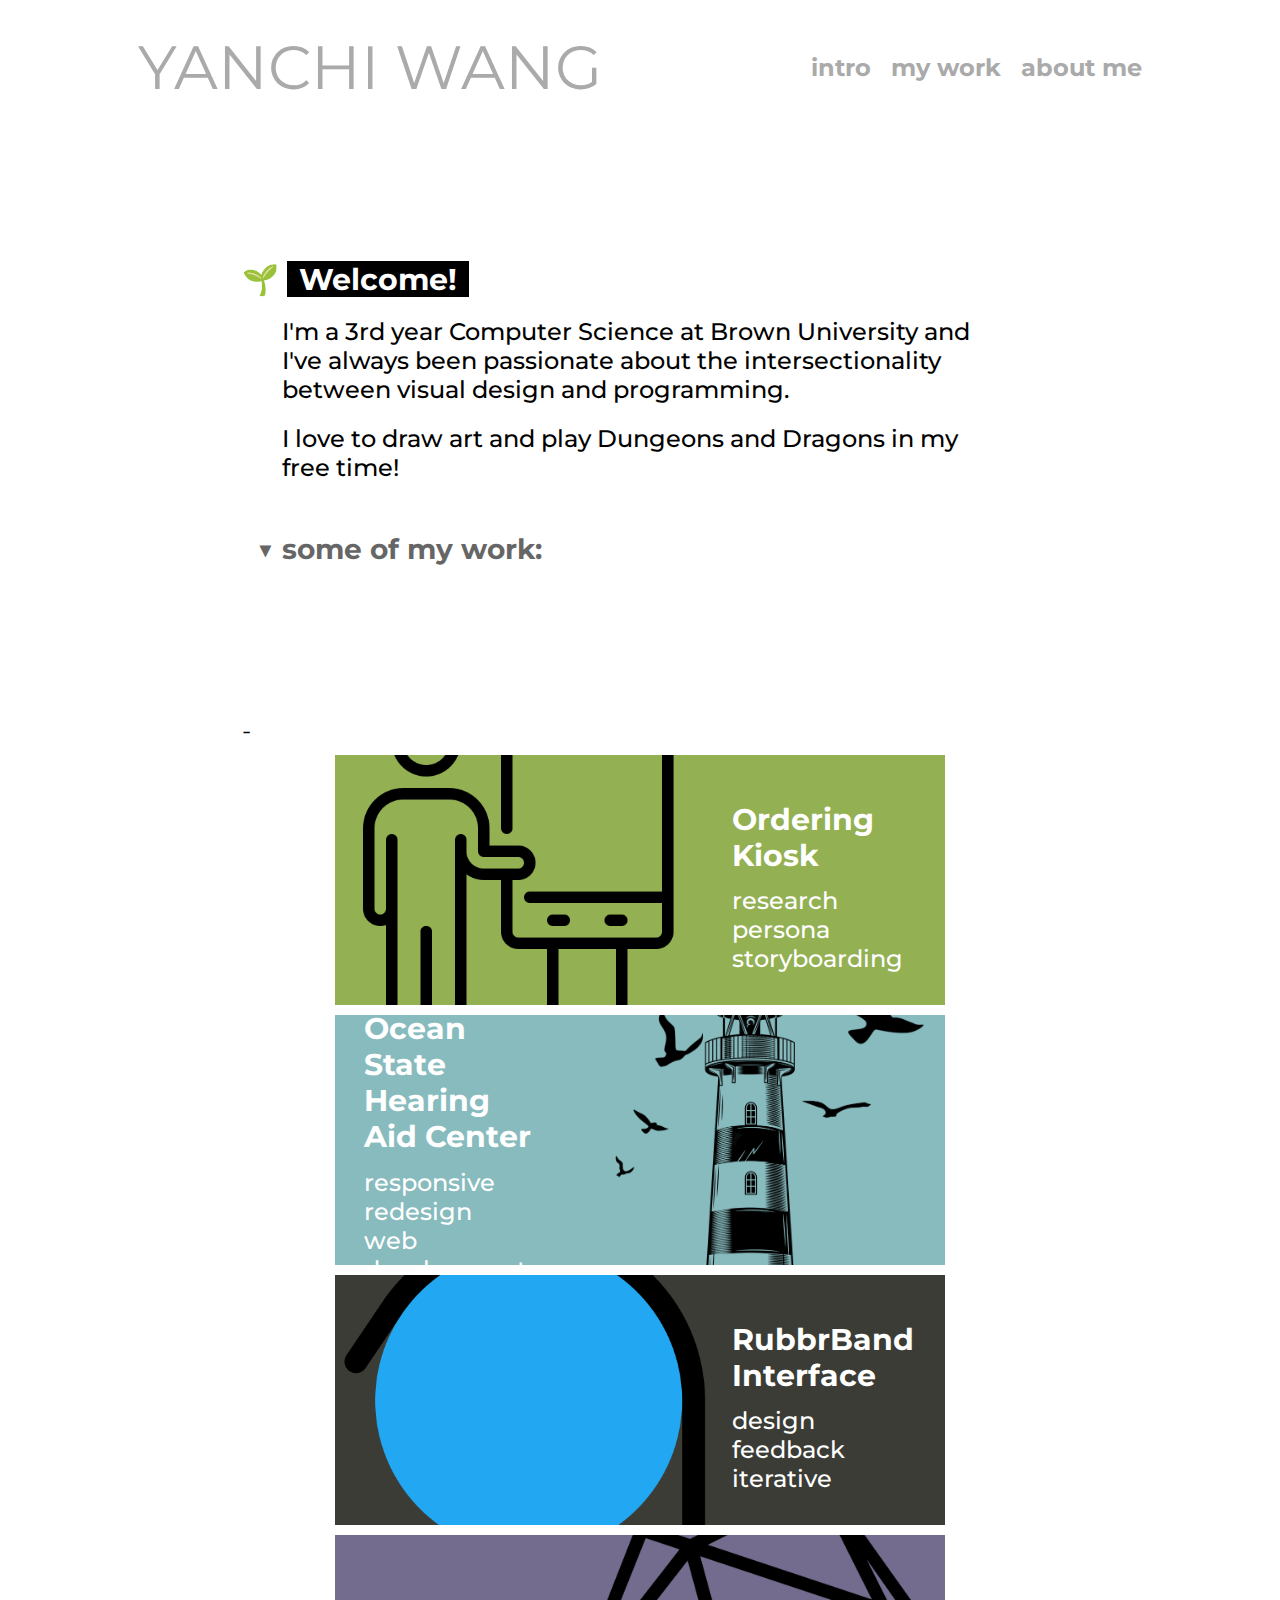
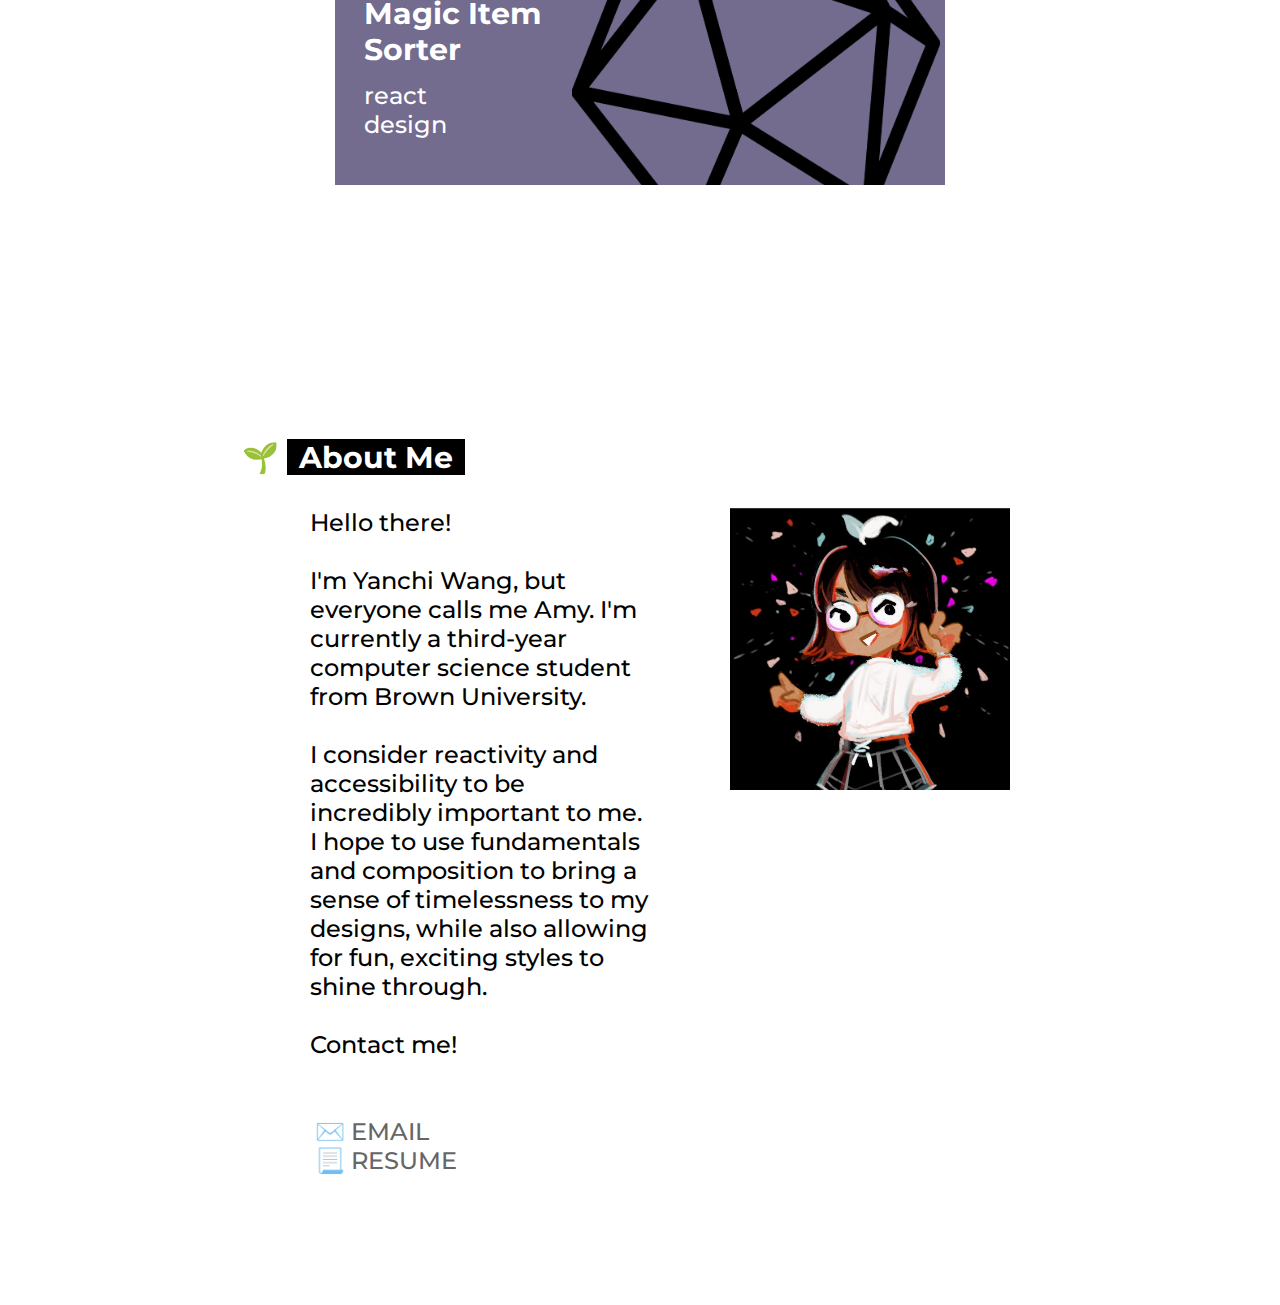
<file: index.html>
<!DOCTYPE html>
<html lang="en">
  <head>
    <title>YANCHI WANG</title>
    <link rel="icon" href="assets/logo.png" />
    <link rel="stylesheet" href="style.css" />
    <link rel="preconnect" href="https://fonts.googleapis.com" />
    <link rel="preconnect" href="https://fonts.gstatic.com" crossorigin />
    <link
      href="https://fonts.googleapis.com/css2?family=Montserrat:wght@300;400;500;600&display=swap"
      rel="stylesheet"
    />
    <meta name="viewport" content="width=device-width, initial-scale=1.0" />
  </head>
  <body>
    <div id="header">
      <div>
        <a href="#main" class="name"> YANCHI WANG </a>
      </div>
      <div class="navbar">
        <a href="#main" class="navbar-item">intro</a>
        <a href="#gallery-start" class="navbar-item">my work</a>
        <a href="#about-me" class="navbar-item">about me</a>
      </div>
    </div>
    <div id="main">
      <div class="main-text" id="intro">
        <h1 style="padding: 120px 0 0">
          🌱 <span class="emph"> Welcome! </span>
        </h1>
        <p>
          I'm a 3rd year Computer Science at Brown University and I've always
          been passionate about the intersectionality between visual design and
          programming.
        </p>
        <p>I love to draw art and play Dungeons and Dragons in my free time!</p>
        <h3 style="background-color: white">
          <a href="#gallery-start" style="padding: 0 10px">
            ▼ some of my work:
          </a>
        </h3>
      </div>
      <!-- <div class="main-text" id="gallery-start" style="margin-top:0">
                
            </div> -->
      <!-- <h3 class="main-text" id="gallery-start"><a href="#gallery-start" style="padding:0 10px;">
                ▼ Some of my work:
            </a></h3> -->
      <div class="main-text" id="gallery-start">-</div>
      <div id="gallery">
        <a
          class="gallery-item"
          href="projects/persona-storyboarding.html"
          style="background-color: #93b053"
        >
          <img src="projects/assets/kiosk/logo.png" alt="a drawing of me" />
          <div class="item-description">
            <h1>Ordering Kiosk</h1>
            <div>
              research <br />
              persona <br />
              storyboarding
            </div>
          </div>
        </a>
        <a
          class="gallery-item"
          href="projects/responsive-redesign.html"
          style="background-color: #88bbbe"
        >
          <div class="item-description">
            <h1>Ocean State Hearing Aid Center</h1>
            <div>
              responsive redesign <br />
              web development
            </div>
          </div>
          <img
            src="projects/assets/ocean-state/logo.png"
            alt="a drawing of me"
          />
        </a>
        <a
          class="gallery-item"
          href="projects/iterative-design.html"
          style="background-color: #3b3c36"
        >
          <img
            src="projects/assets/rubbrband/rubbrband.ico"
            alt="a drawing of me"
          />
          <div class="item-description">
            <h1>RubbrBand Interface</h1>
            <div>
              design <br />
              feedback <br />
              iterative
            </div>
          </div>
        </a>
        <a
          class="gallery-item"
          href="projects/react.html"
          style="background-color: #736c8f"
        >
          <!-- <img src="profile.jpg" alt="a drawing of me"> -->
          <div class="item-description">
            <h1>Magic Item Sorter</h1>
            <div>
              react <br />
              design
            </div>
          </div>
          <img src="projects/assets/dnd-item/dice.jpg" alt="a drawing of me" />
        </a>
      </div>

      <div class="main-text" id="about-me" style="margin-bottom: 100px">
        <h1 style="padding: 120px 0 0">
          🌱 <span class="emph"> About Me </span>
        </h1>
        <div
          style="
            display: flex;
            flex-flow: row wrap;
            justify-content: center;
            column-gap: 5%;
          "
        >
          <div style="width: 420px">
            <p>
              Hello there!<br /><br />
              I'm Yanchi Wang, but everyone calls me Amy. I'm currently a
              third-year computer science student from Brown University. <br />
              <br />
              I consider reactivity and accessibility to be incredibly important
              to me. I hope to use fundamentals and composition to bring a sense
              of timelessness to my designs, while also allowing for fun,
              exciting styles to shine through.
              <br />
              <br />
              Contact me! <br /><br />

              <br />
              <a href="mailto:yan.aw314@gmail.com" target="_blank">✉️ EMAIL</a>
              <br />
              <a href="Yanchi_Resume.pdf" target="_blank">📃 RESUME</a>
            </p>
          </div>
          <div style="width: 280px; margin-top: 20px">
            <img
              src="profile.jpg"
              alt="a drawing of myself"
              style="max-width: 100%; max-height: 450px"
            />
          </div>
        </div>
      </div>
    </div>
  </body>
</html>
</file>
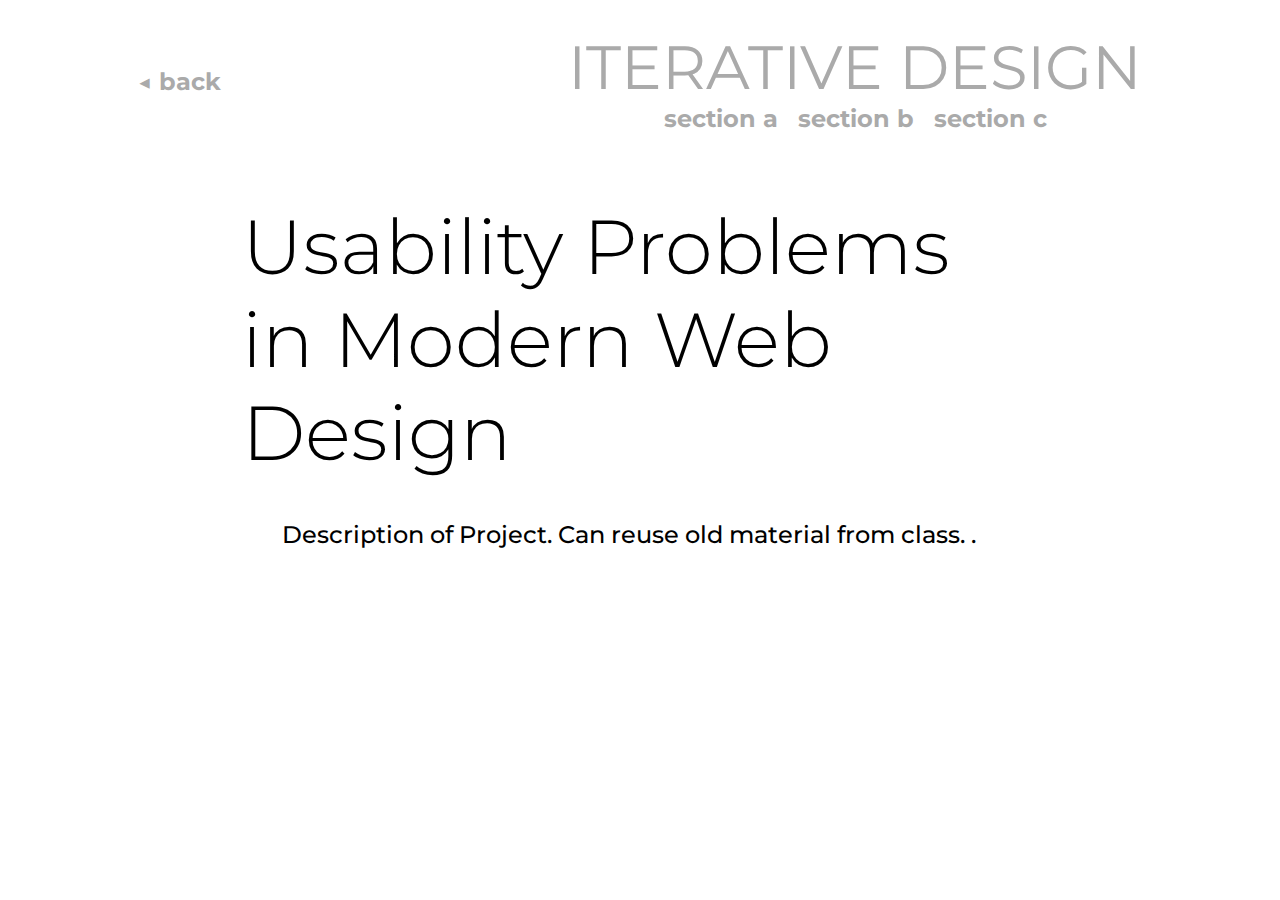
<file: iterative-design.html>
!DOCTYPE html>
<html lang="en">
    <head>
        <title>YANCHI WANG</title>
        <link rel="icon" href = "assets/logo.png">
        <link rel="stylesheet" href="style.css">
        <link rel="preconnect" href="https://fonts.googleapis.com">
        <link rel="preconnect" href="https://fonts.gstatic.com" crossorigin>
        <link href="https://fonts.googleapis.com/css2?family=Montserrat:wght@300;400;500;600&display=swap" rel="stylesheet">
        <meta name="viewport" content="width=device-width, initial-scale=1.0">
    </head>
    <body>
        <div id="header">
            <div class="navbar">
                <a href="index.html#gallery-start" class="navbar-item">
                    ◀ back
                </a>
            </div>
            
            <div class="name">
                ITERATIVE DESIGN
                <div class="navbar">
                    <a href="index.html" class="navbar-item">section a</a>
                    <a href="about-me.html" class="navbar-item">section b</a>
                    <a href="about-me.html" class="navbar-item">section c</a>
                </div>
            </div>
        </div>
        <div id="main"> 
            <div class="main-text">
                <!-- <img src="assets/profile.jpg" alt="a drawing of myself" style="float:right; padding:0 0 20px 100px; max-width:100%; max-height: 450px;"> -->
                <h2>Usability Problems <br> in Modern Web Design</h2>
                <p>
                    Description of Project. Can reuse old material from class.
                    .
                </p>
            </div>
            <p></p>
        </div>
    </body>
</html>
</file>
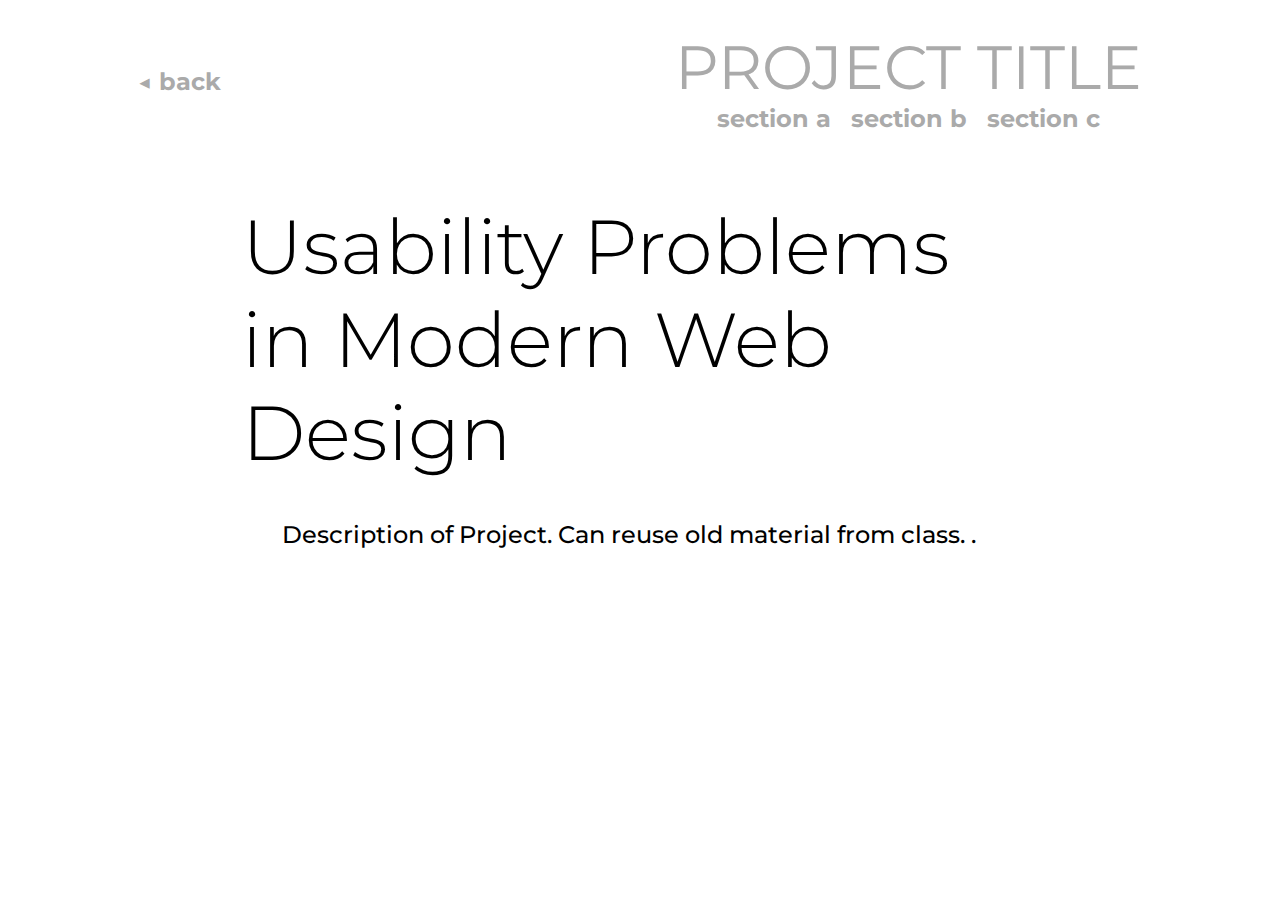
<file: prog-page.html>
!DOCTYPE html>
<html lang="en">
    <head>
        <title>YANCHI WANG</title>
        <link rel="icon" href = "assets/logo.png">
        <link rel="stylesheet" href="style.css">
        <link rel="preconnect" href="https://fonts.googleapis.com">
        <link rel="preconnect" href="https://fonts.gstatic.com" crossorigin>
        <link href="https://fonts.googleapis.com/css2?family=Montserrat:wght@300;400;500;600&display=swap" rel="stylesheet">
        <meta name="viewport" content="width=device-width, initial-scale=1.0">
    </head>
    <body>
        <div id="header">
            <div class="navbar">
                <a href="index.html#gallery-start" class="navbar-item">
                    ◀ back
                </a>
            </div>
            
            <div class="name">
                PROJECT TITLE
                <div class="navbar">
                    <a href="index.html" class="navbar-item">section a</a>
                    <a href="about-me.html" class="navbar-item">section b</a>
                    <a href="about-me.html" class="navbar-item">section c</a>
                </div>
            </div>
        </div>
        <div id="main"> 
            <div class="main-text">
                <!-- <img src="assets/profile.jpg" alt="a drawing of myself" style="float:right; padding:0 0 20px 100px; max-width:100%; max-height: 450px;"> -->
                <h2>Usability Problems <br> in Modern Web Design</h2>
                <p>
                    Description of Project. Can reuse old material from class.
                    .
                </p>
            </div>
            <p></p>
        </div>
    </body>
</html>
</file>
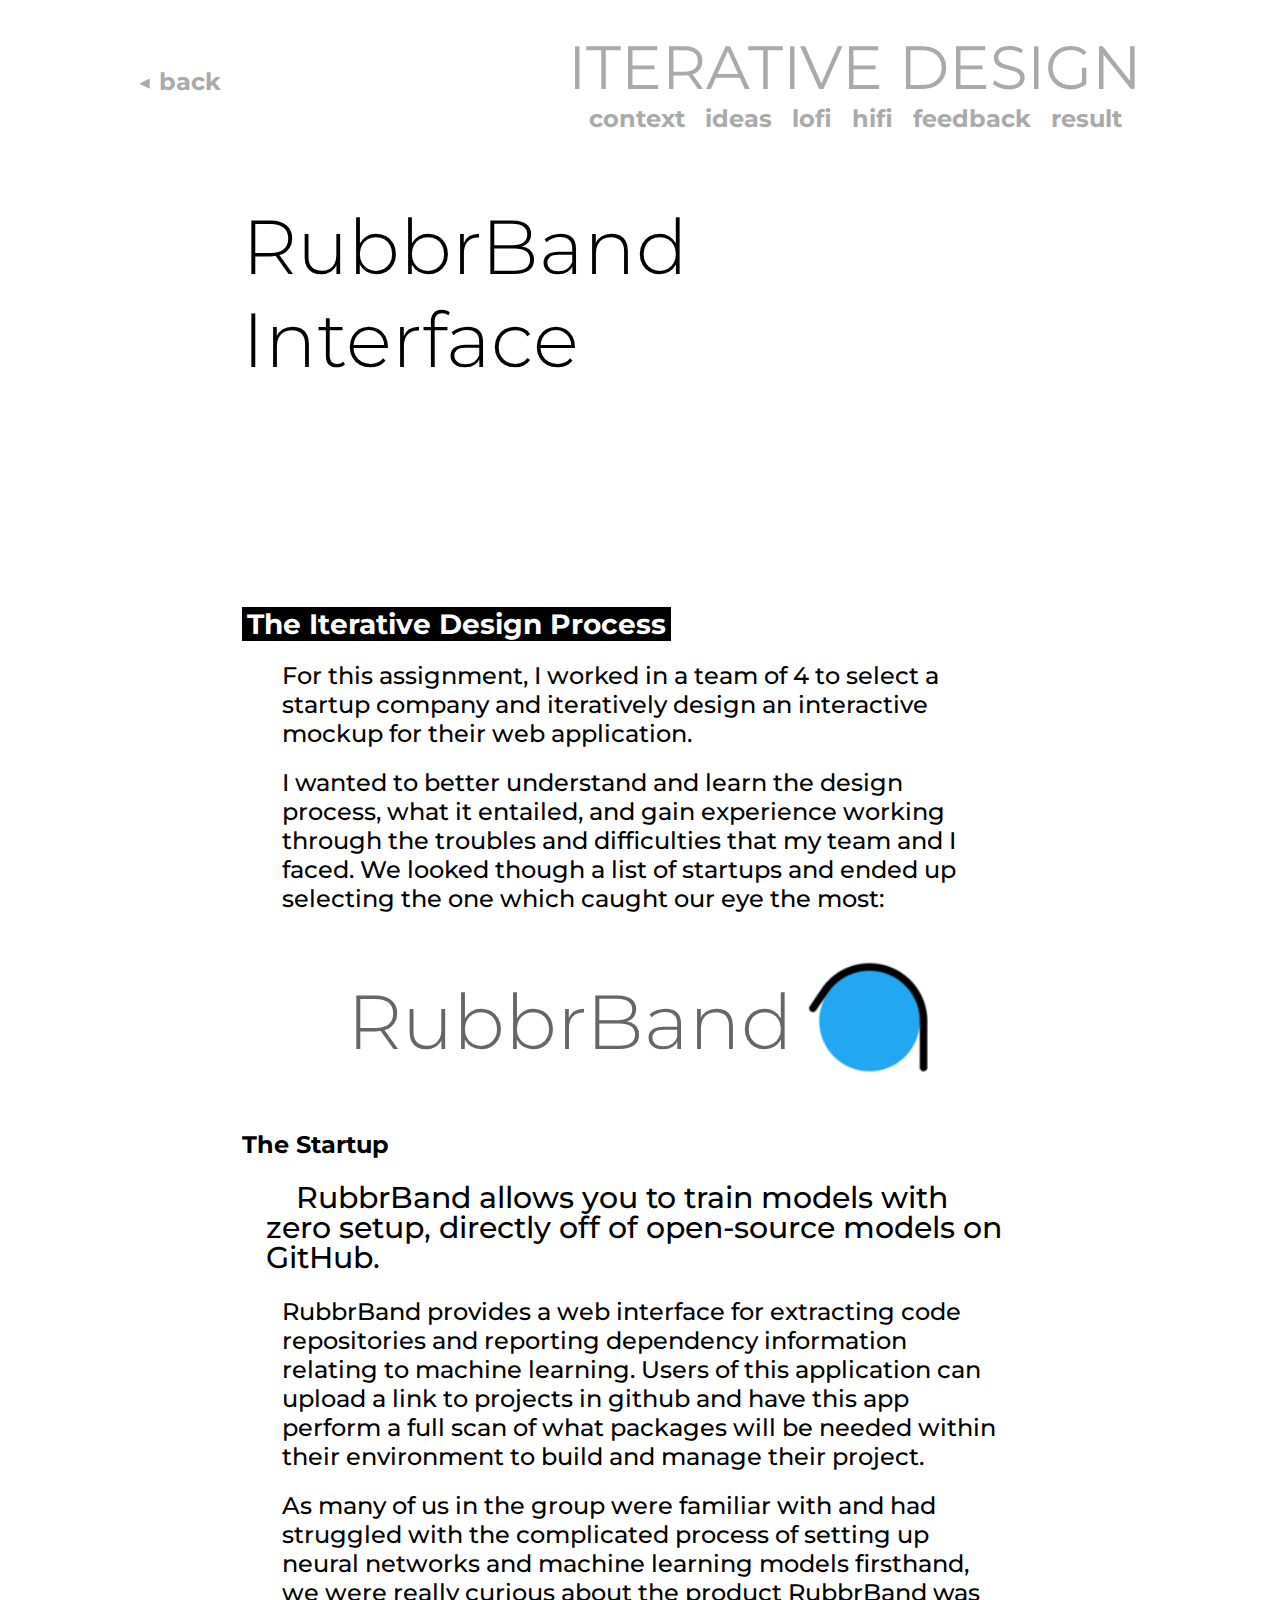
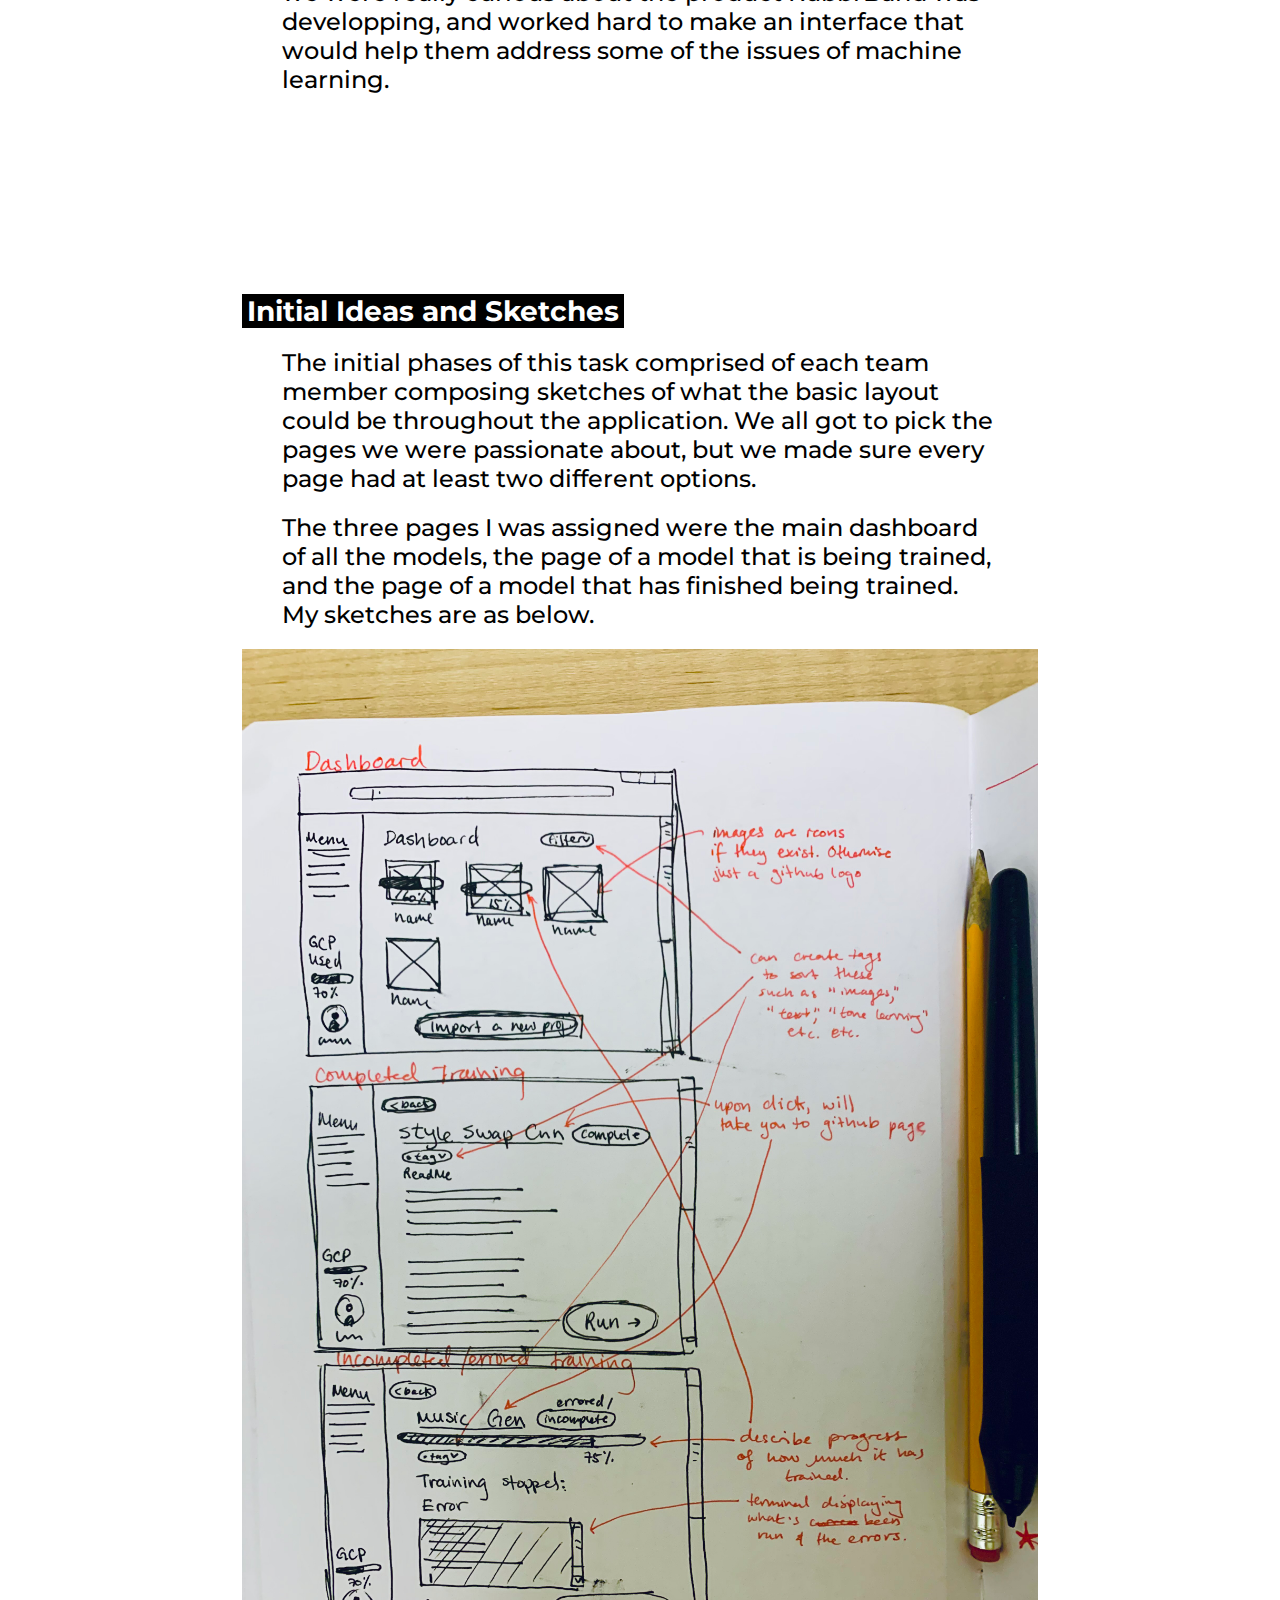
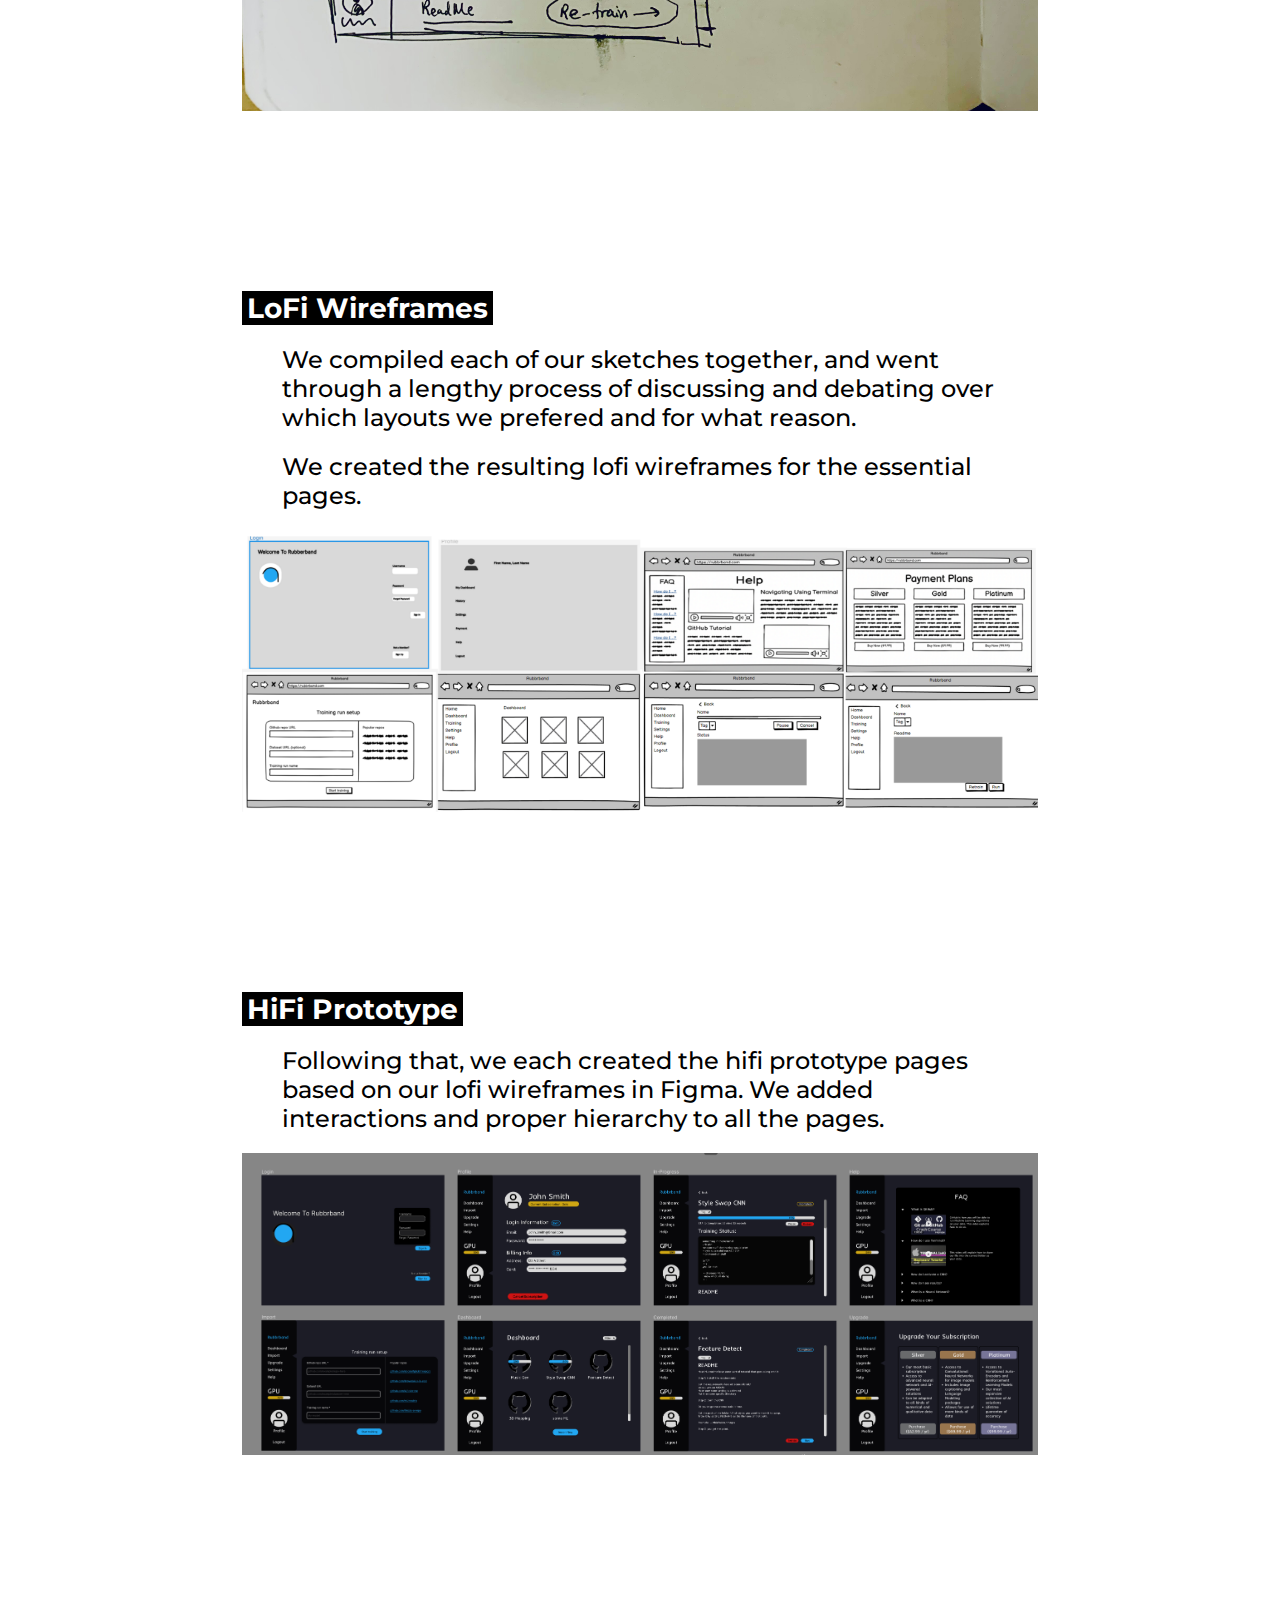
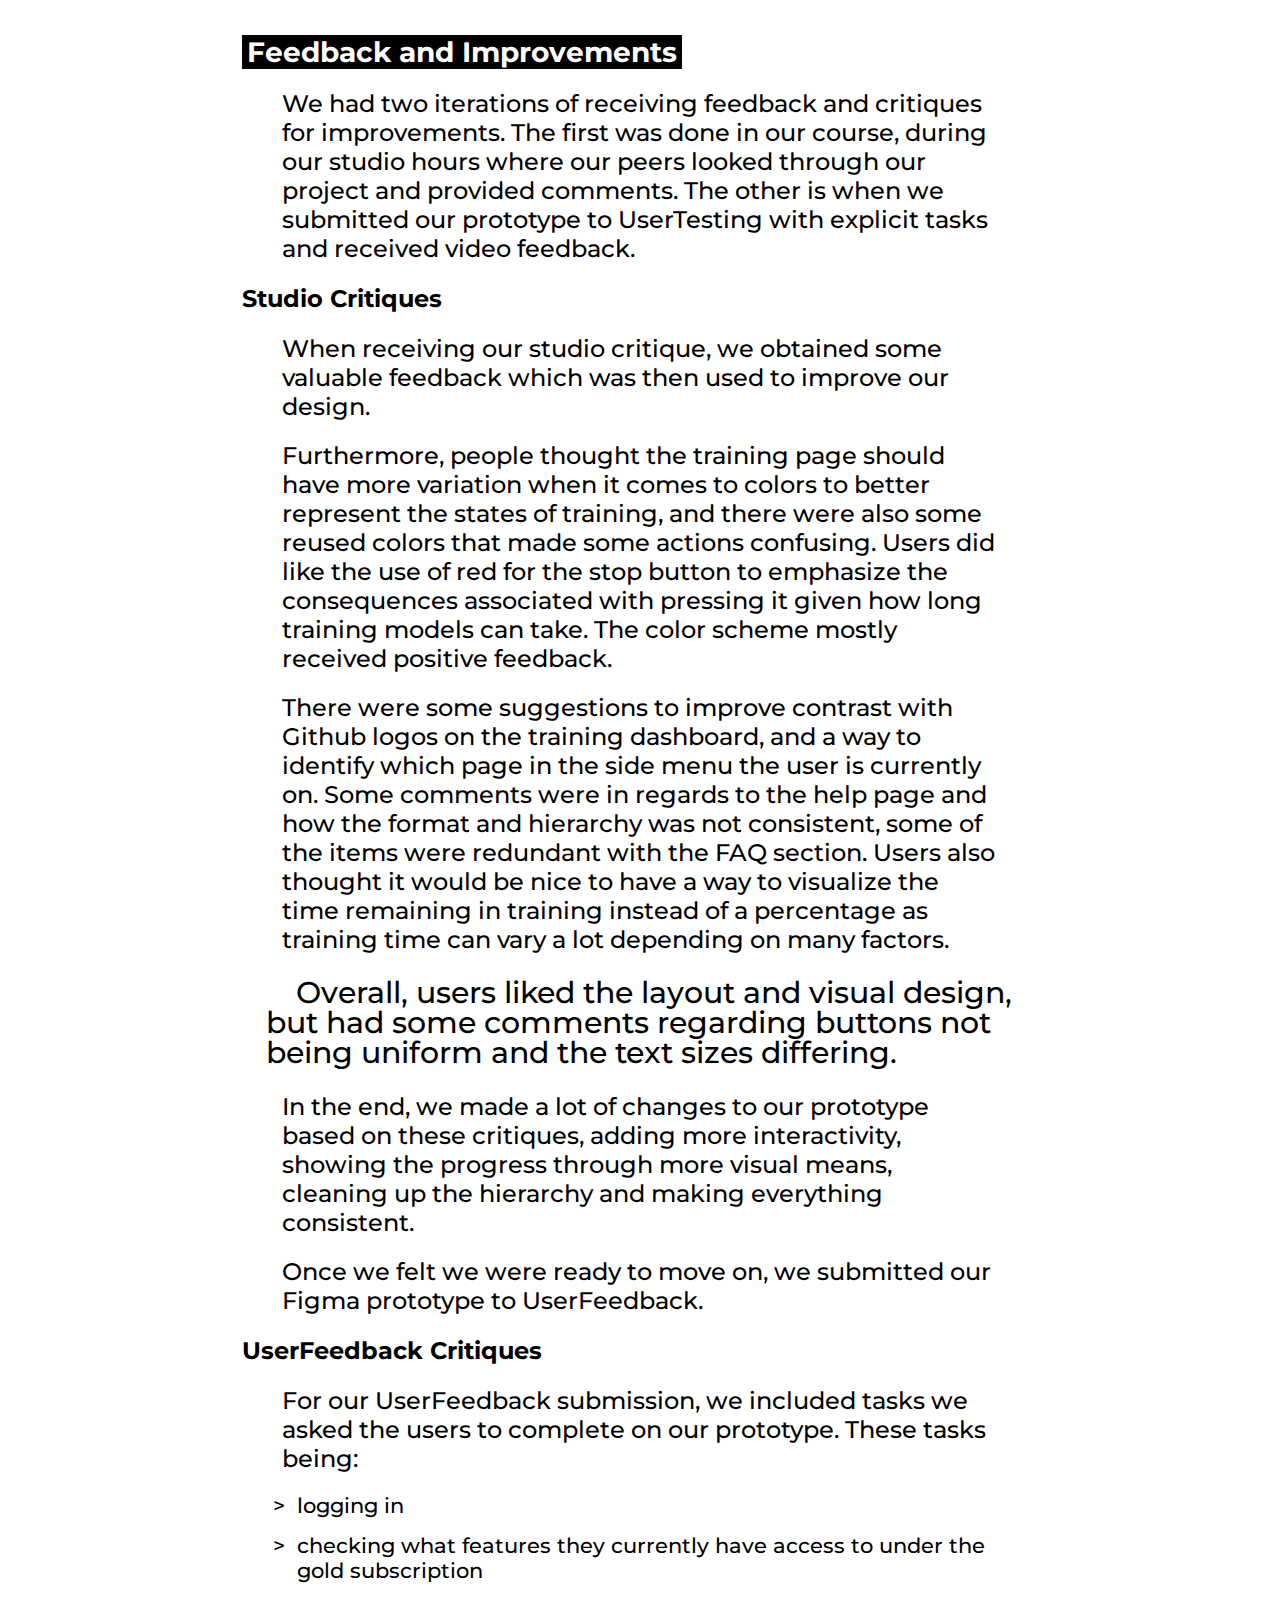
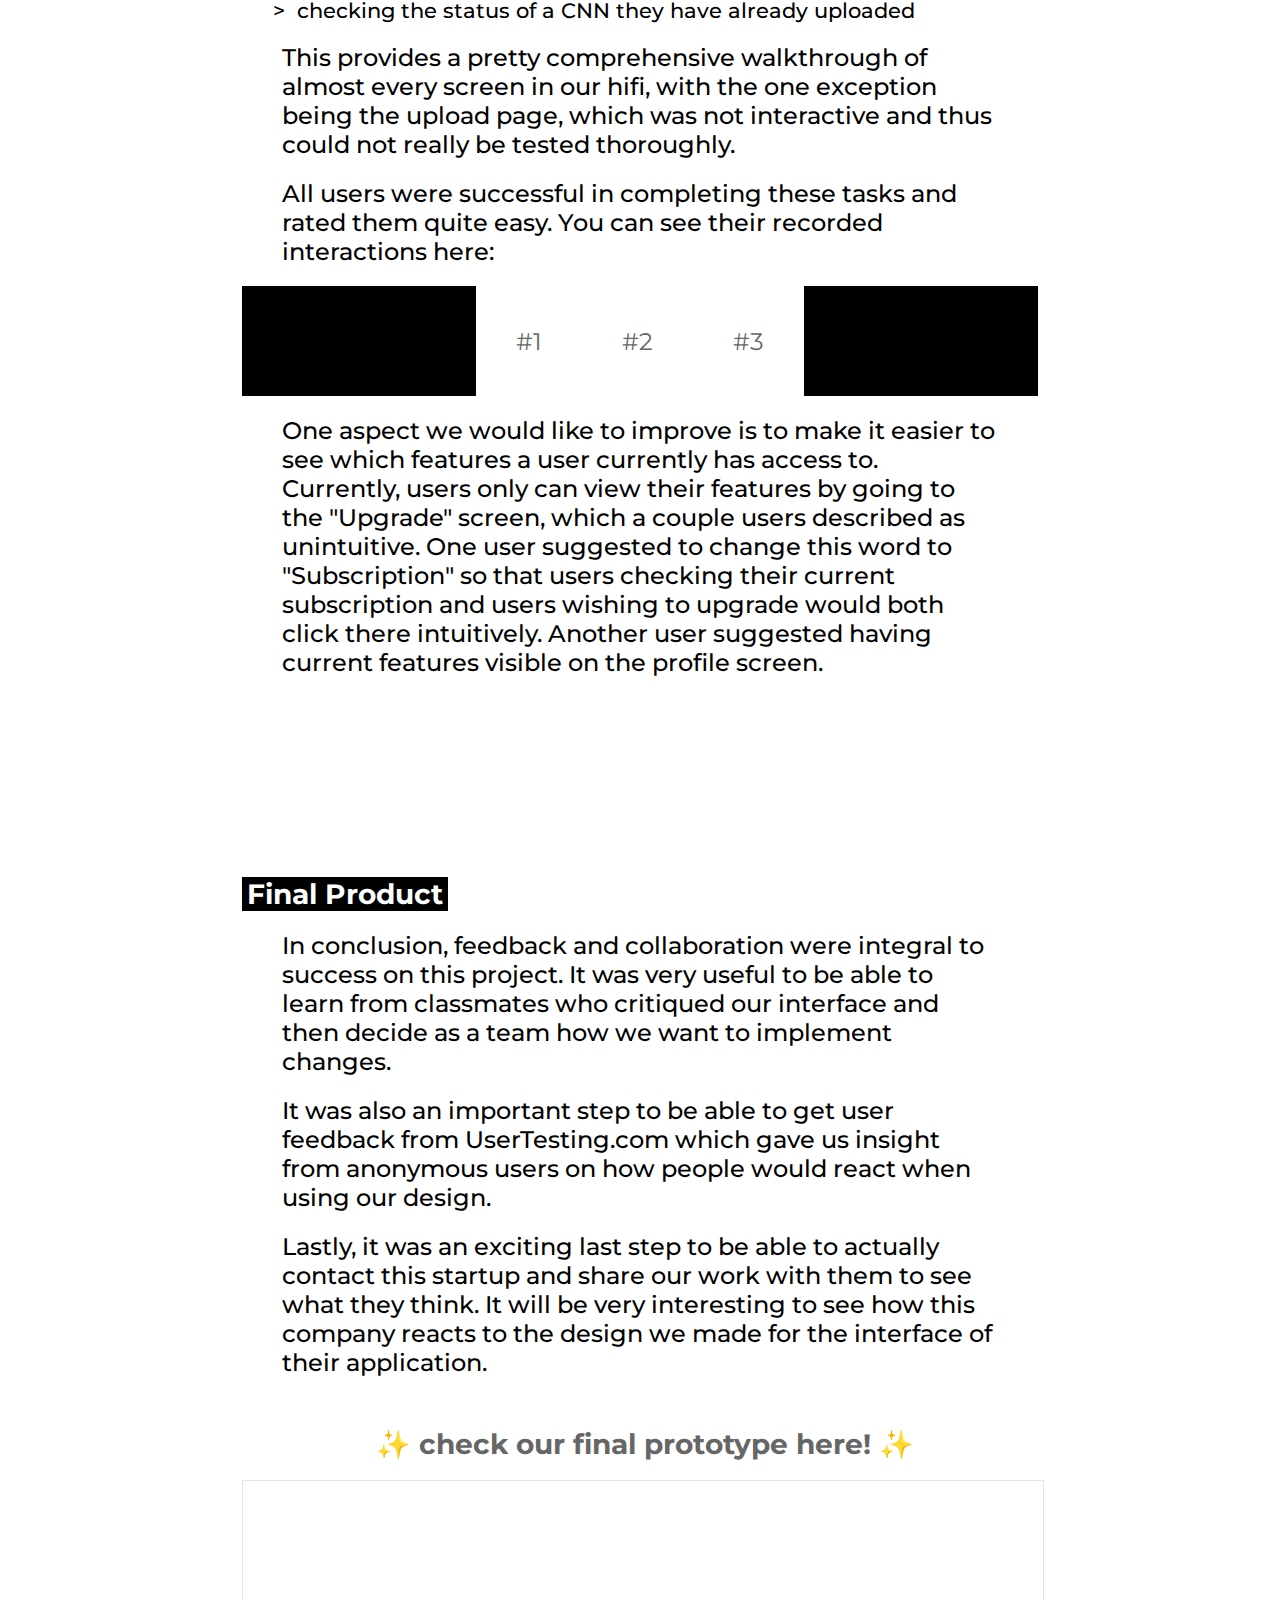
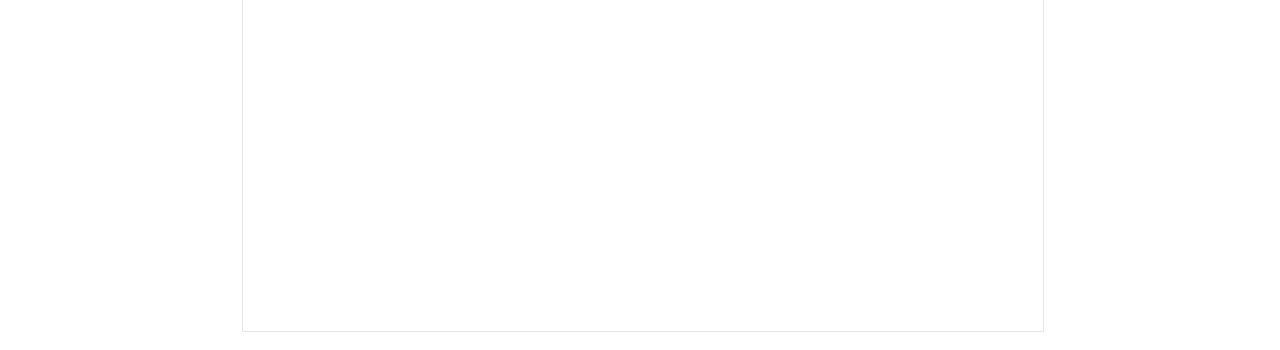
<file: projects/iterative-design.html>
!DOCTYPE html>
<html lang="en">
  <head>
    <title>YANCHI WANG</title>
    <link rel="icon" href="assets/logo.png" />
    <link rel="stylesheet" href="../style.css" />
    <link rel="preconnect" href="https://fonts.googleapis.com" />
    <link rel="preconnect" href="https://fonts.gstatic.com" crossorigin />
    <link
      href="https://fonts.googleapis.com/css2?family=Montserrat:wght@300;400;500;600&display=swap"
      rel="stylesheet"
    />
    <meta name="viewport" content="width=device-width, initial-scale=1.0" />
  </head>
  <body>
    <div id="header">
      <div class="navbar">
        <a href="../index.html#gallery-start" class="navbar-item"> ◀ back </a>
      </div>

      <div class="name">
        ITERATIVE DESIGN
        <div class="navbar">
          <a href="#context" class="navbar-item">context</a>
          <a href="#ideas" class="navbar-item">ideas</a>
          <a href="#lofi" class="navbar-item">lofi</a>
          <a href="#hifi" class="navbar-item">hifi</a>
          <a href="#feedback" class="navbar-item">feedback</a>
          <a href="#result" class="navbar-item">result</a>
        </div>
      </div>
    </div>
    <div id="main">
      <div class="main-text">
        <!-- <img src="assets/profile.jpg" alt="a drawing of myself" style="float:right; padding:0 0 20px 100px; max-width:100%; max-height: 450px;"> -->
        <h2>
          RubbrBand <br />
          Interface
        </h2>
      </div>
      <div class="main-text" id="context">
        <h3>The Iterative Design Process</h3>
        <p>
          For this assignment, I worked in a team of 4 to select a startup
          company and iteratively design an interactive mockup for their web
          application.
        </p>
        <p>
          I wanted to better understand and learn the design process, what it
          entailed, and gain experience working through the troubles and
          difficulties that my team and I faced. We looked though a list of
          startups and ended up selecting the one which caught our eye the most:
        </p>
        <a
          href="https://rubbrband.com/"
          target="_blank"
          style="
            margin: 0 20%;
            width: 60%;
            height: fit-content;
            display: flex;
            flex-wrap: nowrap;
            justify-content: center;
            align-content: center;
          "
        >
          <h2>RubbrBand</h2>
          <img
            src="assets/rubbrband/Rubberband.png"
            alt=""
            style="object-fit: cover"
          />
        </a>
        <h4>The Startup</h4>
        <div class="quote">
          &emsp;RubbrBand allows you to train models with zero setup, directly
          off of open-source models on GitHub.
        </div>
        <p>
          RubbrBand provides a web interface for extracting code repositories
          and reporting dependency information relating to machine learning.
          Users of this application can upload a link to projects in github and
          have this app perform a full scan of what packages will be needed
          within their environment to build and manage their project.
        </p>
        <p>
          As many of us in the group were familiar with and had struggled with
          the complicated process of setting up neural networks and machine
          learning models firsthand, we were really curious about the product
          RubbrBand was developping, and worked hard to make an interface that
          would help them address some of the issues of machine learning.
        </p>
      </div>
      <div class="main-text" id="ideas">
        <h3>Initial Ideas and Sketches</h3>
        <p>
          The initial phases of this task comprised of each team member
          composing sketches of what the basic layout could be throughout the
          application. We all got to pick the pages we were passionate about,
          but we made sure every page had at least two different options.
        </p>
        <p>
          The three pages I was assigned were the main dashboard of all the
          models, the page of a model that is being trained, and the page of a
          model that has finished being trained. My sketches are as below.
        </p>
        <img src="assets/rubbrband/sketch.jpg" alt="" style="width: 100%" />
      </div>
      <div class="main-text" id="lofi">
        <h3>LoFi Wireframes</h3>
        <p>
          We compiled each of our sketches together, and went through a lengthy
          process of discussing and debating over which layouts we prefered and
          for what reason.
        </p>
        <p>We created the resulting lofi wireframes for the essential pages.</p>
        <img src="assets/rubbrband/lofi.png" alt="" style="width: 100%" />
      </div>
      <div class="main-text" id="hifi">
        <h3>HiFi Prototype</h3>
        <p>
          Following that, we each created the hifi prototype pages based on our
          lofi wireframes in Figma. We added interactions and proper hierarchy
          to all the pages.
        </p>
        <img src="assets/rubbrband/hifi.png" alt="" style="width: 100%" />
      </div>
      <div class="main-text" id="feedback">
        <h3>Feedback and Improvements</h3>
        <p>
          We had two iterations of receiving feedback and critiques for
          improvements. The first was done in our course, during our studio
          hours where our peers looked through our project and provided
          comments. The other is when we submitted our prototype to UserTesting
          with explicit tasks and received video feedback.
        </p>
        <h4>Studio Critiques</h4>
        <p>
          When receiving our studio critique, we obtained some valuable feedback
          which was then used to improve our design.
        </p>
        <p>
          Furthermore, people thought the training page should have more
          variation when it comes to colors to better represent the states of
          training, and there were also some reused colors that made some
          actions confusing. Users did like the use of red for the stop button
          to emphasize the consequences associated with pressing it given how
          long training models can take. The color scheme mostly received
          positive feedback.
        </p>
        <p>
          There were some suggestions to improve contrast with Github logos on
          the training dashboard, and a way to identify which page in the side
          menu the user is currently on. Some comments were in regards to the
          help page and how the format and hierarchy was not consistent, some of
          the items were redundant with the FAQ section. Users also thought it
          would be nice to have a way to visualize the time remaining in
          training instead of a percentage as training time can vary a lot
          depending on many factors.
        </p>
        <div class="quote">
          &emsp;Overall, users liked the layout and visual design, but had some
          comments regarding buttons not being uniform and the text sizes
          differing.
        </div>
        <p>
          In the end, we made a lot of changes to our prototype based on these
          critiques, adding more interactivity, showing the progress through
          more visual means, cleaning up the hierarchy and making everything
          consistent.
        </p>
        <p>
          Once we felt we were ready to move on, we submitted our Figma
          prototype to UserFeedback.
        </p>
        <h4>UserFeedback Critiques</h4>
        <p>
          For our UserFeedback submission, we included tasks we asked the users
          to complete on our prototype. These tasks being:
        </p>
        <ul>
          <li>logging in</li>
          <li>
            checking what features they currently have access to under the gold
            subscription
          </li>
          <li>checking the status of a CNN they have already uploaded</li>
        </ul>
        <p>
          This provides a pretty comprehensive walkthrough of almost every
          screen in our hifi, with the one exception being the upload page,
          which was not interactive and thus could not really be tested
          thoroughly.
        </p>
        <p>
          All users were successful in completing these tasks and rated them
          quite easy. You can see their recorded interactions here:
        </p>
        <div
          style="
            display: flex;
            justify-content: center;
            align-content: center;
            flex-wrap: row wrap;
            background-color: black;
          "
        >
          <a
            style="padding: 40px"
            href="https://app.usertesting.com/v/45f12fc3-f72d-45fc-a29a-655ea9189792?encrypted_video_handle=0b16559c-d508-43f2-87d0-149785cf6b7e#!/tasks&shared_via=link"
            target="_blank"
          >
            #1
          </a>
          <a
            style="padding: 40px"
            href="https://app.usertesting.com/v/4e44a8c2-a691-4923-b8d3-9fd9d76646fb?encrypted_video_handle=ae4bf951-734d-4723-ab57-d8359a23a85a#!/tasks&shared_via=link"
            target="_blank"
          >
            #2
          </a>
          <a
            style="padding: 40px"
            href="https://app.usertesting.com/v/118cdecc-1dfb-415d-b997-3f0d8d29d370?encrypted_video_handle=23d75cd3-c2a0-4cb5-a288-893c81e0538b#!/tasks&shared_via=link"
            target="_blank"
          >
            #3
          </a>
        </div>
        <p>
          One aspect we would like to improve is to make it easier to see which
          features a user currently has access to. Currently, users only can
          view their features by going to the "Upgrade" screen, which a couple
          users described as unintuitive. One user suggested to change this word
          to "Subscription" so that users checking their current subscription
          and users wishing to upgrade would both click there intuitively.
          Another user suggested having current features visible on the profile
          screen.
        </p>
      </div>
      <div class="main-text" id="result">
        <h3>Final Product</h3>
        <p>
          In conclusion, feedback and collaboration were integral to success on
          this project. It was very useful to be able to learn from classmates
          who critiqued our interface and then decide as a team how we want to
          implement changes.
        </p>
        <p>
          It was also an important step to be able to get user feedback from
          UserTesting.com which gave us insight from anonymous users on how
          people would react when using our design.
        </p>
        <p>
          Lastly, it was an exciting last step to be able to actually contact
          this startup and share our work with them to see what they think. It
          will be very interesting to see how this company reacts to the design
          we made for the interface of their application.
        </p>
        <h3 style="width: 100%; text-align: center; background-color: white">
          <a
            href="https://www.figma.com/embed?embed_host=share&url=https%3A%2F%2Fwww.figma.com%2Fproto%2FdbbXlaR3RR1W9X6vhx5iUa%2FRubbrband%3Fnode-id%3D20%253A66%26scaling%3Dscale-down%26page-id%3D1%253A2%26starting-point-node-id%3D20%253A66"
            target="_blank"
          >
            ✨ check our final prototype here! ✨
          </a>
        </h3>
        <iframe
          style="border: 1px solid rgba(0, 0, 0, 0.1)"
          width="800"
          height="450"
          src="https://www.figma.com/embed?embed_host=share&url=https%3A%2F%2Fwww.figma.com%2Fproto%2FdbbXlaR3RR1W9X6vhx5iUa%2FRubbrband%3Fnode-id%3D20%253A66%26scaling%3Dscale-down%26page-id%3D1%253A2%26starting-point-node-id%3D20%253A66"
          allowfullscreen
        ></iframe>
      </div>
    </div>
  </body>
</html>
</file>
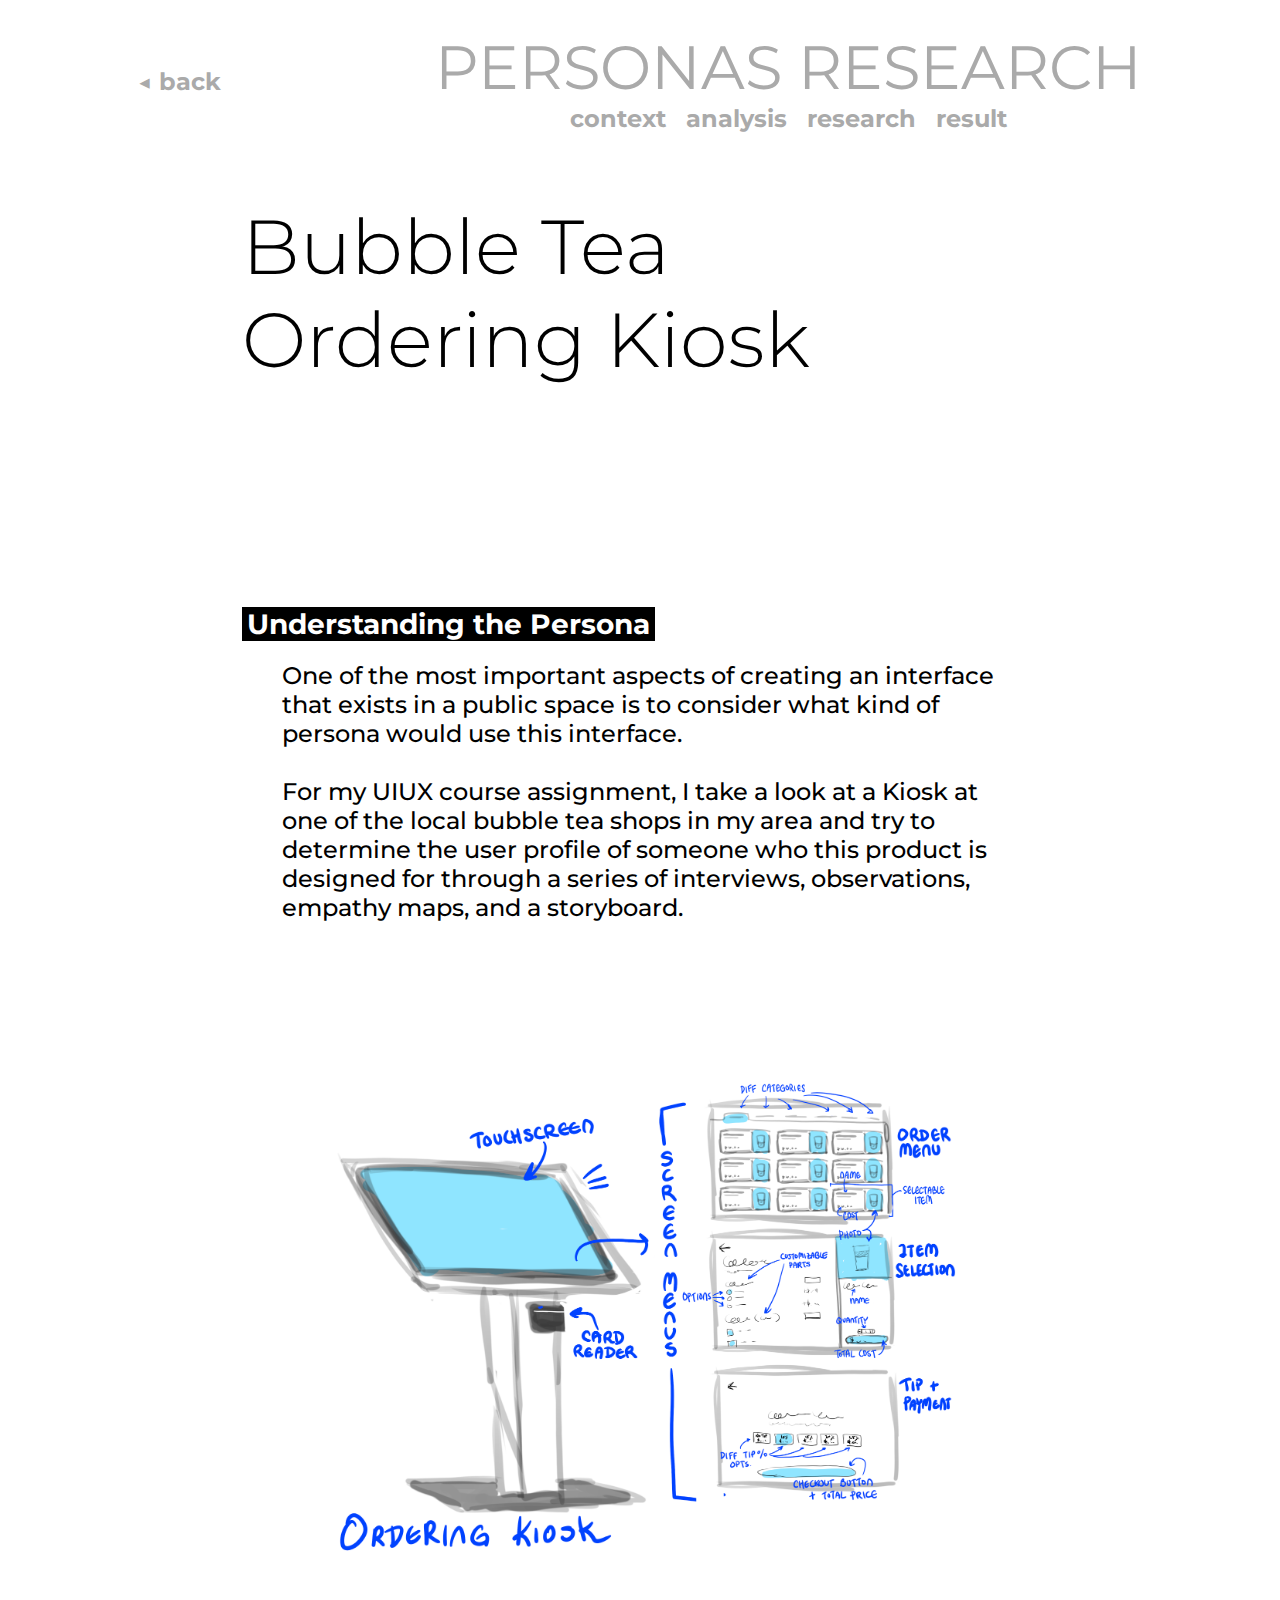
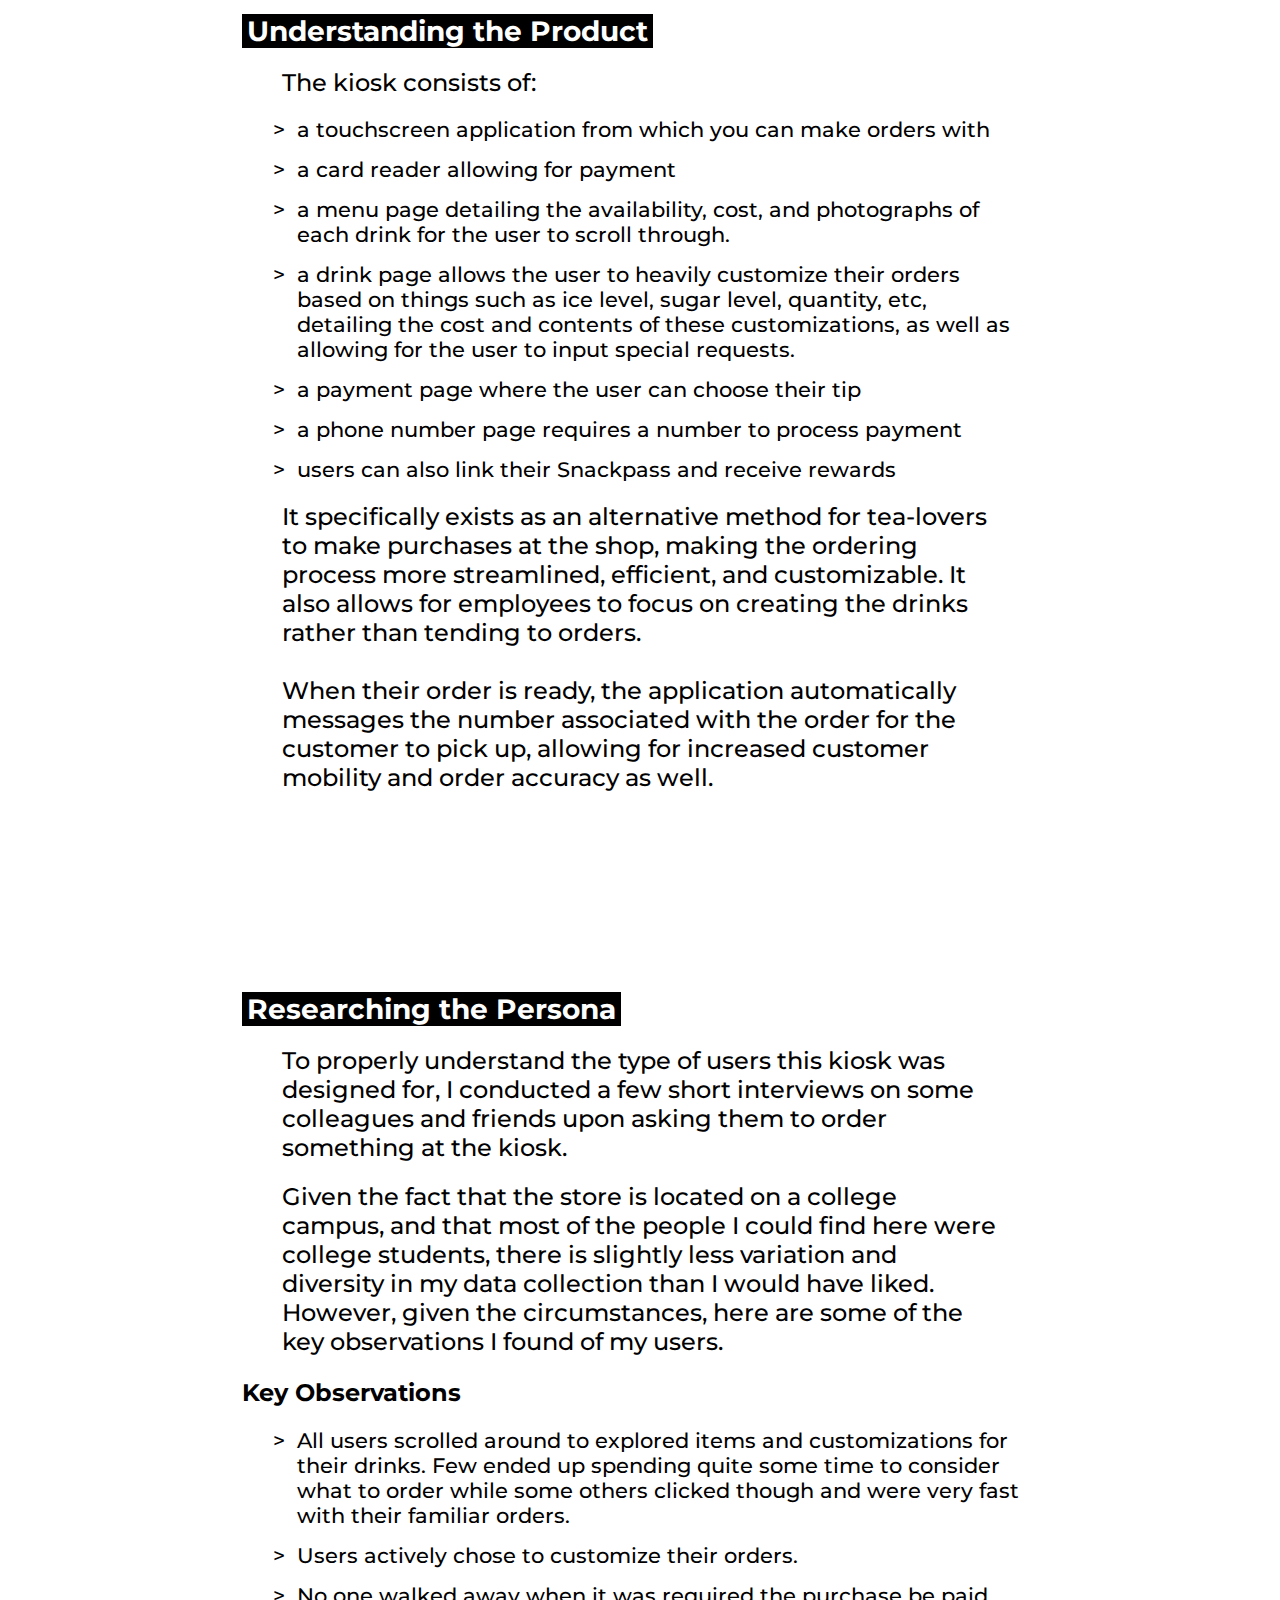
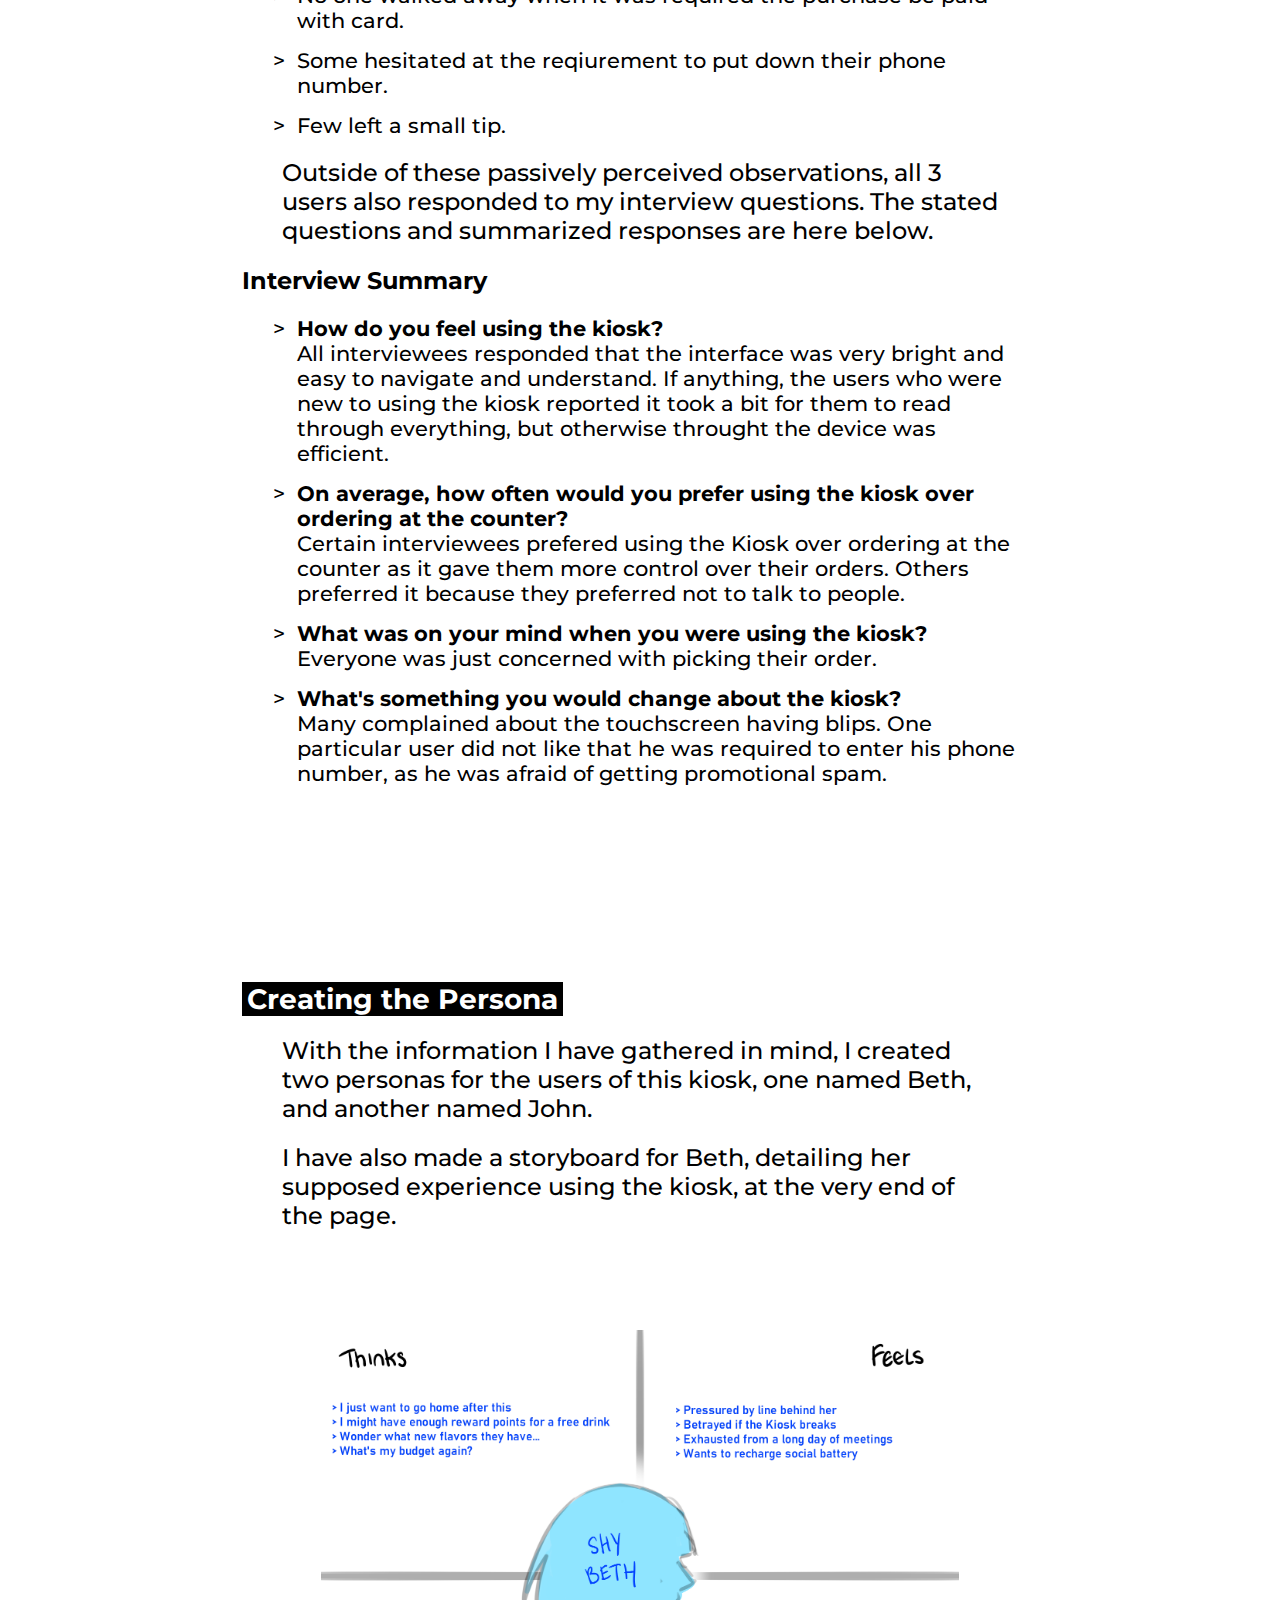
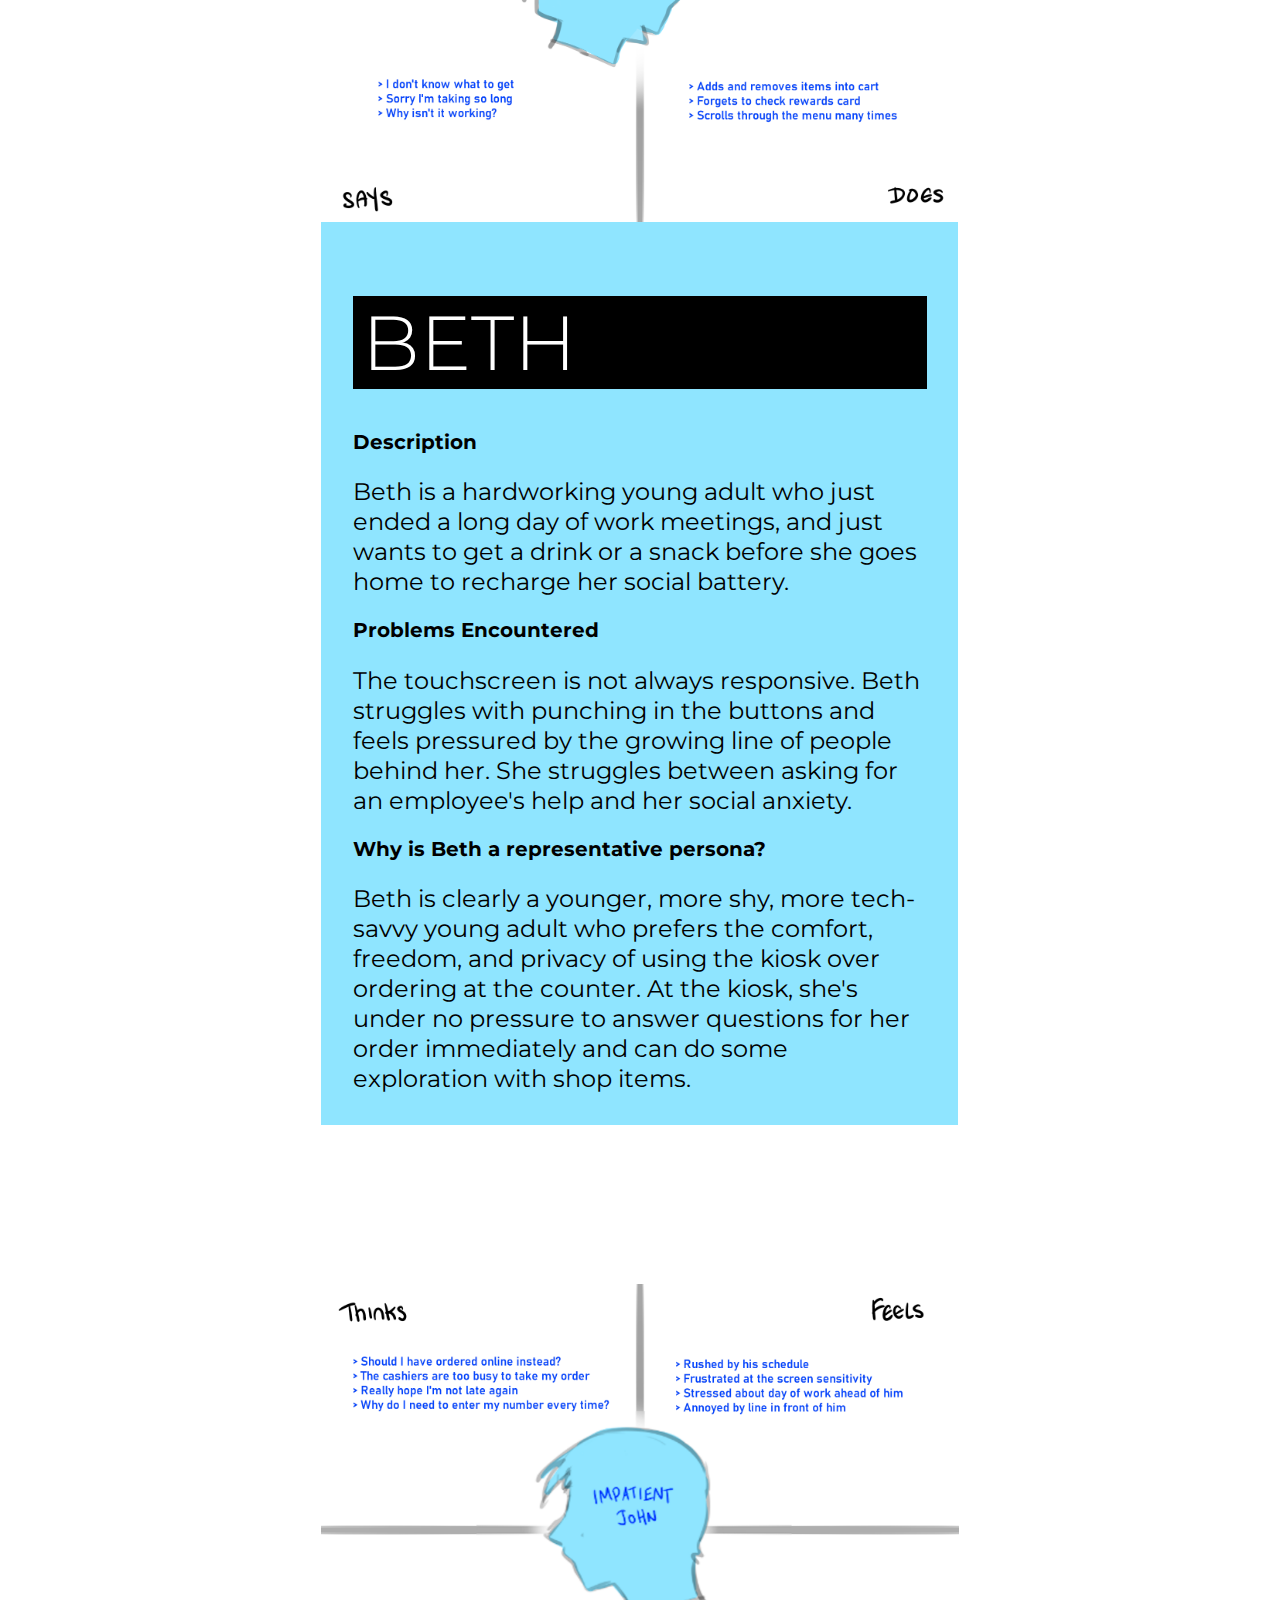
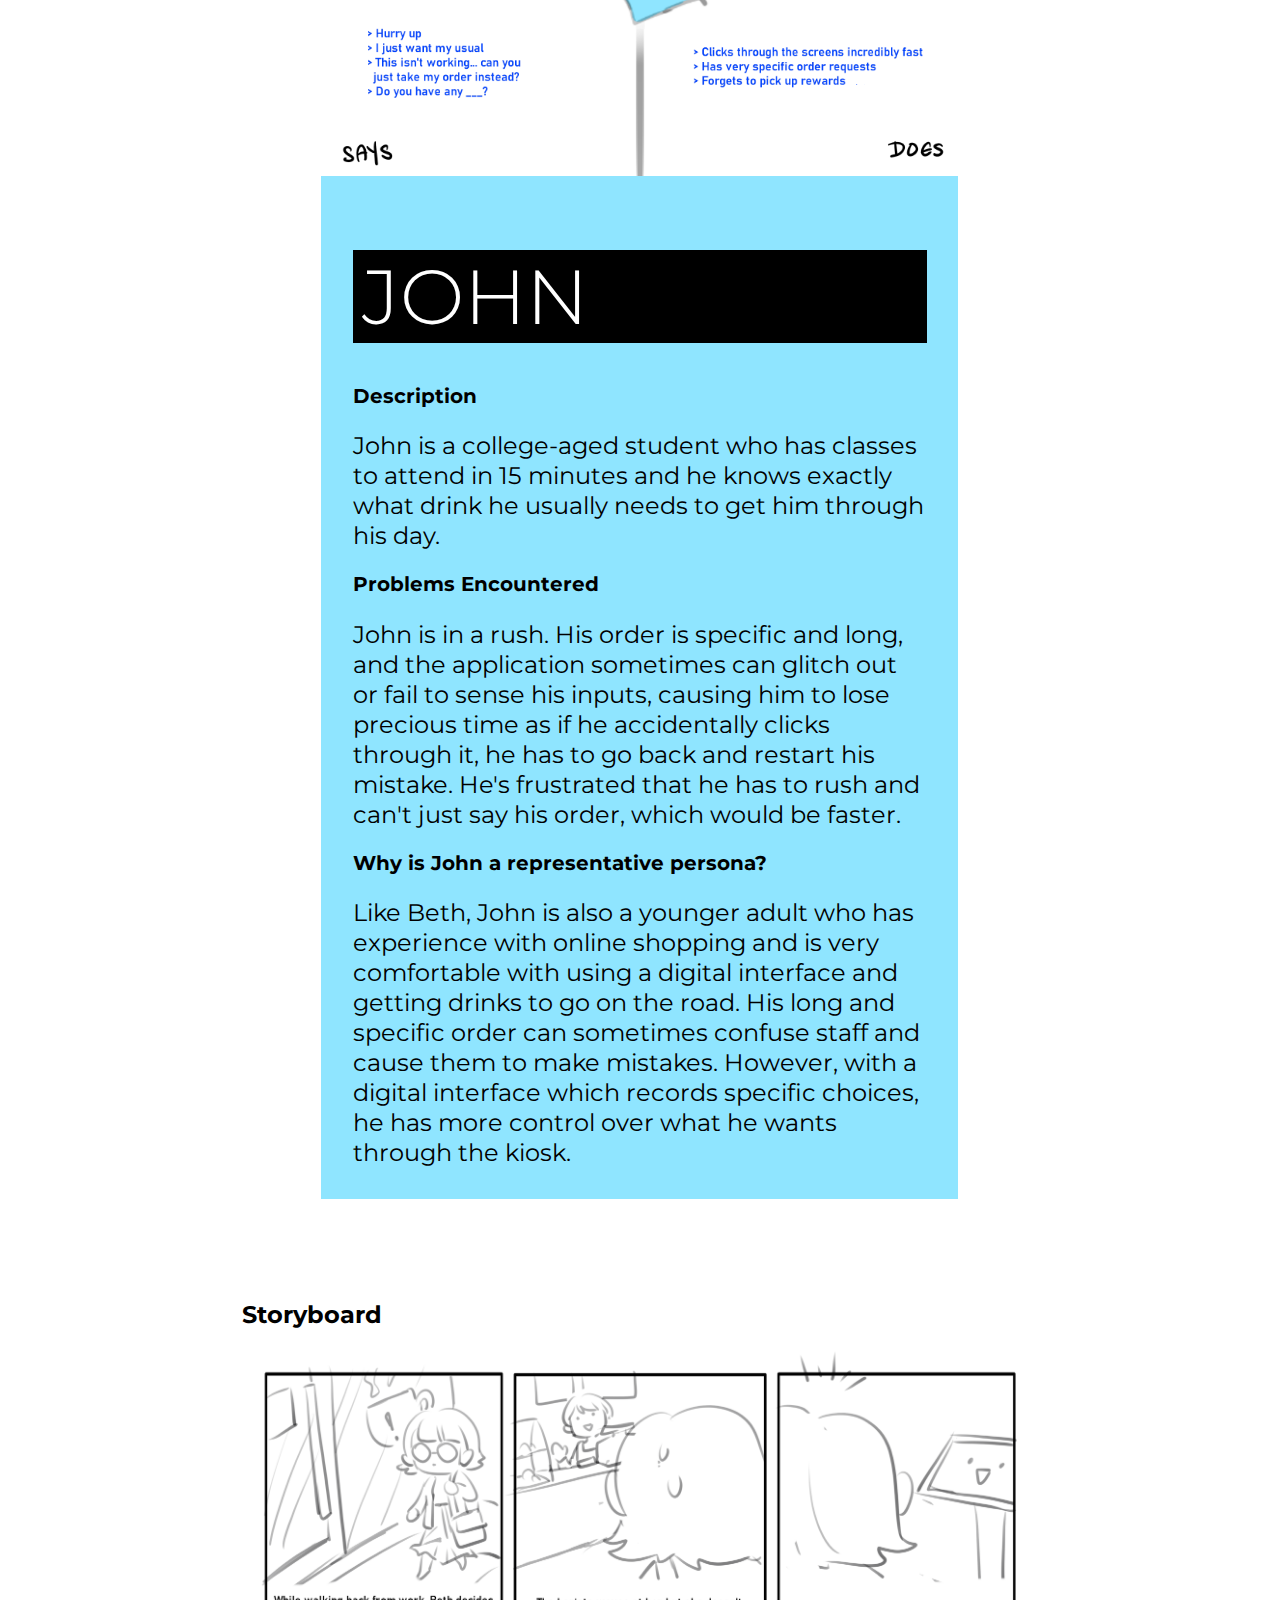
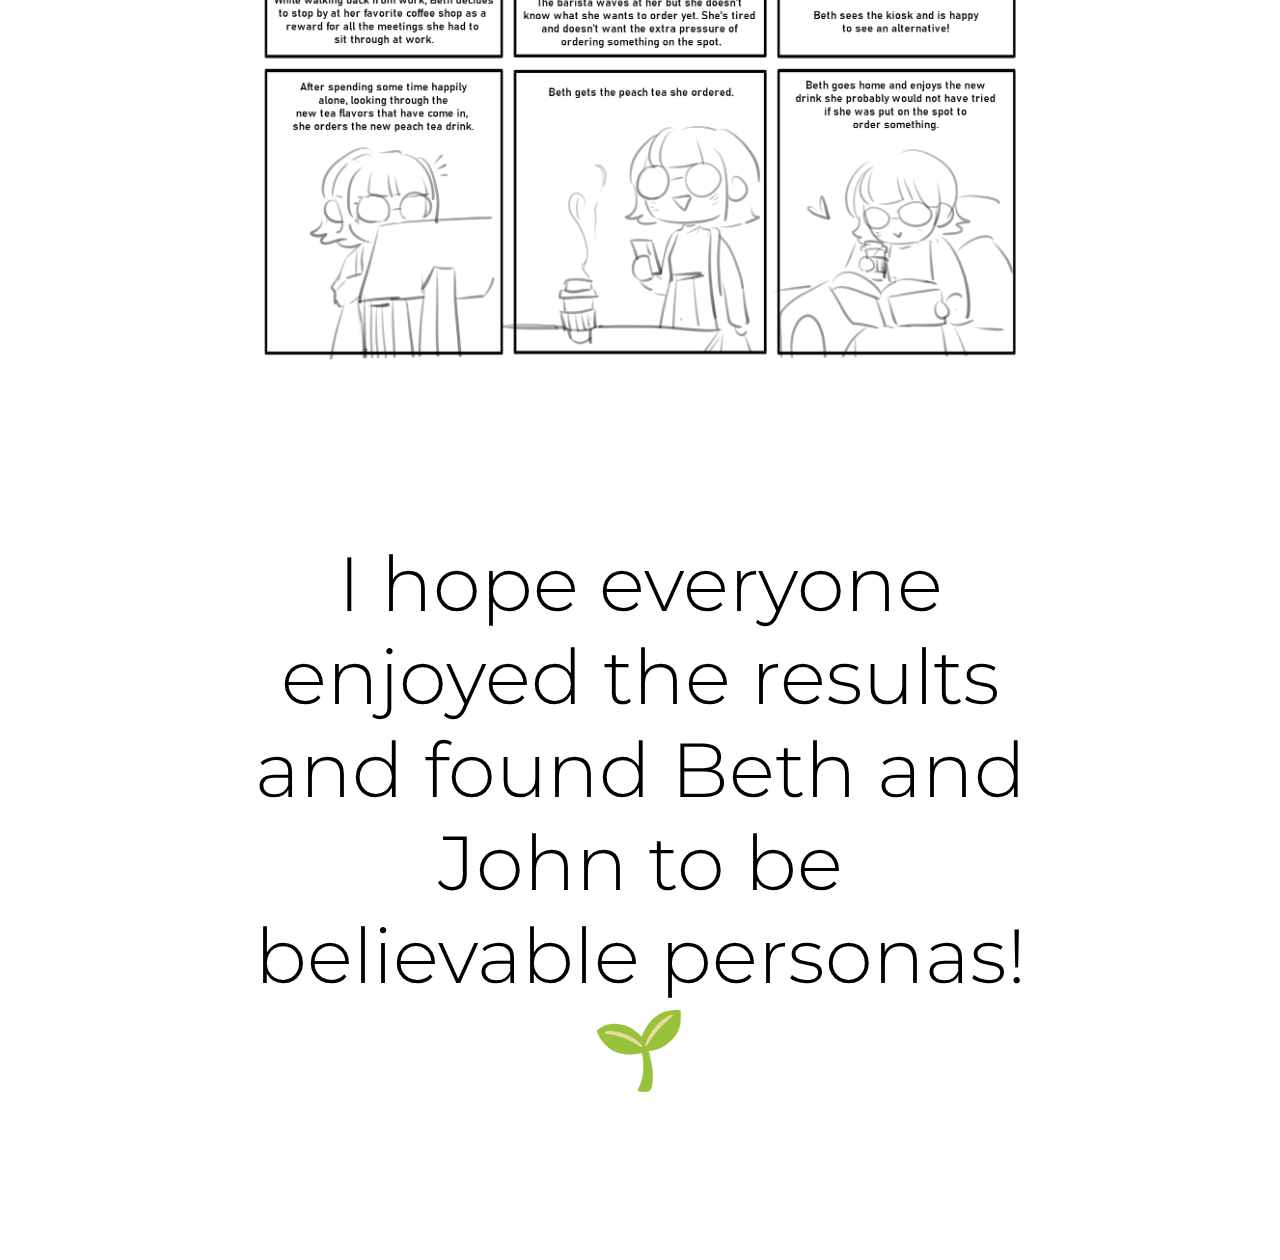
<file: projects/persona-storyboarding.html>
!DOCTYPE html>
<html lang="en">
  <head>
    <title>YANCHI WANG</title>
    <link rel="icon" href="assets/logo.png" />
    <link rel="stylesheet" href="../style.css" />
    <link rel="preconnect" href="https://fonts.googleapis.com" />
    <link rel="preconnect" href="https://fonts.gstatic.com" crossorigin />
    <link
      href="https://fonts.googleapis.com/css2?family=Montserrat:wght@300;400;500;600&display=swap"
      rel="stylesheet"
    />
    <meta name="viewport" content="width=device-width, initial-scale=1.0" />
  </head>
  <body>
    <div id="header">
      <div class="navbar">
        <a href="../index.html#gallery-start" class="navbar-item"> ◀ back </a>
      </div>

      <div class="name">
        PERSONAS RESEARCH
        <div class="navbar">
          <a href="#context" class="navbar-item">context</a>
          <a href="#analysis" class="navbar-item">analysis</a>
          <a href="#research" class="navbar-item">research</a>
          <a href="#result" class="navbar-item">result</a>
        </div>
      </div>
    </div>
    <div id="main">
      <div class="main-text">
        <!-- <img src="assets/profile.jpg" alt="a drawing of myself" style="float:right; padding:0 0 20px 100px; max-width:100%; max-height: 450px;"> -->
        <h2>
          Bubble Tea <br />
          Ordering Kiosk
        </h2>
      </div>
      <div class="main-text" id="context">
        <h3>Understanding the Persona</h3>
        <p>
          One of the most important aspects of creating an interface that exists
          in a public space is to consider what kind of persona would use this
          interface.
          <br /><br />
          For my UIUX course assignment, I take a look at a Kiosk at one of the
          local bubble tea shops in my area and try to determine the user
          profile of someone who this product is designed for through a series
          of interviews, observations, empathy maps, and a storyboard.
        </p>
      </div>
      <div class="main-text" id="analysis">
        <img
          src="assets/kiosk/sketch.png"
          alt=""
          style="width: 80%; margin: 0 10%; object-fit: cover"
        />
        <h3>Understanding the Product</h3>
        <p>The kiosk consists of:</p>
        <ul>
          <li>a touchscreen application from which you can make orders with</li>
          <li>a card reader allowing for payment</li>
          <li>
            a menu page detailing the availability, cost, and photographs of
            each drink for the user to scroll through.
          </li>
          <li>
            a drink page allows the user to heavily customize their orders based
            on things such as ice level, sugar level, quantity, etc, detailing
            the cost and contents of these customizations, as well as allowing
            for the user to input special requests.
          </li>
          <li>a payment page where the user can choose their tip</li>
          <li>a phone number page requires a number to process payment</li>
          <li>users can also link their Snackpass and receive rewards</li>
        </ul>
        <p>
          It specifically exists as an alternative method for tea-lovers to make
          purchases at the shop, making the ordering process more streamlined,
          efficient, and customizable. It also allows for employees to focus on
          creating the drinks rather than tending to orders.
          <br /><br />
          When their order is ready, the application automatically messages the
          number associated with the order for the customer to pick up, allowing
          for increased customer mobility and order accuracy as well.
        </p>
      </div>
      <div class="main-text" id="research">
        <h3>Researching the Persona</h3>
        <p>
          To properly understand the type of users this kiosk was designed for,
          I conducted a few short interviews on some colleagues and friends upon
          asking them to order something at the kiosk.
        </p>
        <p>
          Given the fact that the store is located on a college campus, and that
          most of the people I could find here were college students, there is
          slightly less variation and diversity in my data collection than I
          would have liked. However, given the circumstances, here are some of
          the key observations I found of my users.
        </p>
        <h4>Key Observations</h4>
        <ul>
          <li>
            All users scrolled around to explored items and customizations for
            their drinks. Few ended up spending quite some time to consider what
            to order while some others clicked though and were very fast with
            their familiar orders.
          </li>
          <li>Users actively chose to customize their orders.</li>
          <li>
            No one walked away when it was required the purchase be paid with
            card.
          </li>
          <li>
            Some hesitated at the reqiurement to put down their phone number.
          </li>
          <li>Few left a small tip.</li>
        </ul>
        <p>
          Outside of these passively perceived observations, all 3 users also
          responded to my interview questions. The stated questions and
          summarized responses are here below.
        </p>
        <h4>Interview Summary</h4>
        <ul>
          <li>
            <b>How do you feel using the kiosk?</b>
            <br />
            All interviewees responded that the interface was very bright and
            easy to navigate and understand. If anything, the users who were new
            to using the kiosk reported it took a bit for them to read through
            everything, but otherwise throught the device was efficient.
          </li>
          <li>
            <b
              >On average, how often would you prefer using the kiosk over
              ordering at the counter?</b
            >
            <br />
            Certain interviewees prefered using the Kiosk over ordering at the
            counter as it gave them more control over their orders. Others
            preferred it because they preferred not to talk to people.
          </li>
          <li>
            <b>What was on your mind when you were using the kiosk?</b>
            <br />
            Everyone was just concerned with picking their order.
          </li>
          <li>
            <b>What's something you would change about the kiosk?</b>
            <br />
            Many complained about the touchscreen having blips. One particular
            user did not like that he was required to enter his phone number, as
            he was afraid of getting promotional spam.
          </li>
        </ul>
      </div>
      <div class="main-text" id="result">
        <h3>Creating the Persona</h3>
        <p>
          With the information I have gathered in mind, I created two personas
          for the users of this kiosk, one named Beth, and another named John.
        </p>
        <p>
          I have also made a storyboard for Beth, detailing her supposed
          experience using the kiosk, at the very end of the page.
        </p>
        <div style="width: 80%; height: fit-content; padding: 10% ;">
          <div>
            <img
              src="assets/kiosk/empathy_beth.png"
              style="width: 100%; object-fit: cover"
            />
          </div>
          <div style="background-color: #8fe5ff; width: 90%; padding: 5%">
            <h2 class="emph">BETH</h2>
            <h5>Description</h5>
            Beth is a hardworking young adult who just ended a long day of work
            meetings, and just wants to get a drink or a snack before she goes
            home to recharge her social battery.

            <h5>Problems Encountered</h5>
            The touchscreen is not always responsive. Beth struggles with
            punching in the buttons and feels pressured by the growing line of
            people behind her. She struggles between asking for an employee's
            help and her social anxiety.
            <h5>Why is Beth a representative persona?</h5>

            Beth is clearly a younger, more shy, more tech-savvy young adult who
            prefers the comfort, freedom, and privacy of using the kiosk over
            ordering at the counter. At the kiosk, she's under no pressure to
            answer questions for her order immediately and can do some
            exploration with shop items.
          </div>
        </div>
        <div style="width: 80%; height: fit-content; padding: 10%">
          <div>
            <img
              src="assets/kiosk/empathy_john.png"
              style="width: 100%; object-fit: cover"
            />
          </div>
          <div style="background-color: #8fe5ff; width: 90%; padding: 5%">
            <h2 class="emph">JOHN</h2>
            <h5>Description</h5>
            John is a college-aged student who has classes to attend in 15
            minutes and he knows exactly what drink he usually needs to get him
            through his day.

            <h5>Problems Encountered</h5>
            John is in a rush. His order is specific and long, and the
            application sometimes can glitch out or fail to sense his inputs,
            causing him to lose precious time as if he accidentally clicks
            through it, he has to go back and restart his mistake. He's
            frustrated that he has to rush and can't just say his order, which
            would be faster.

            <h5>Why is John a representative persona?</h5>
            Like Beth, John is also a younger adult who has experience with
            online shopping and is very comfortable with using a digital
            interface and getting drinks to go on the road. His long and
            specific order can sometimes confuse staff and cause them to make
            mistakes. However, with a digital interface which records specific
            choices, he has more control over what he wants through the kiosk.
          </div>
        </div>
        <h4>Storyboard</h4>
        <img src="assets/kiosk/storyboard.png" alt="" style="width: 100%" />
      </div>
      <div class="main-text" style="margin-bottom: 10%; text-align: center">
        <h2>
          I hope everyone enjoyed the results and found Beth and John to be
          believable personas!<br />
          🌱
        </h2>
      </div>
    </div>
  </body>
</html>
</file>
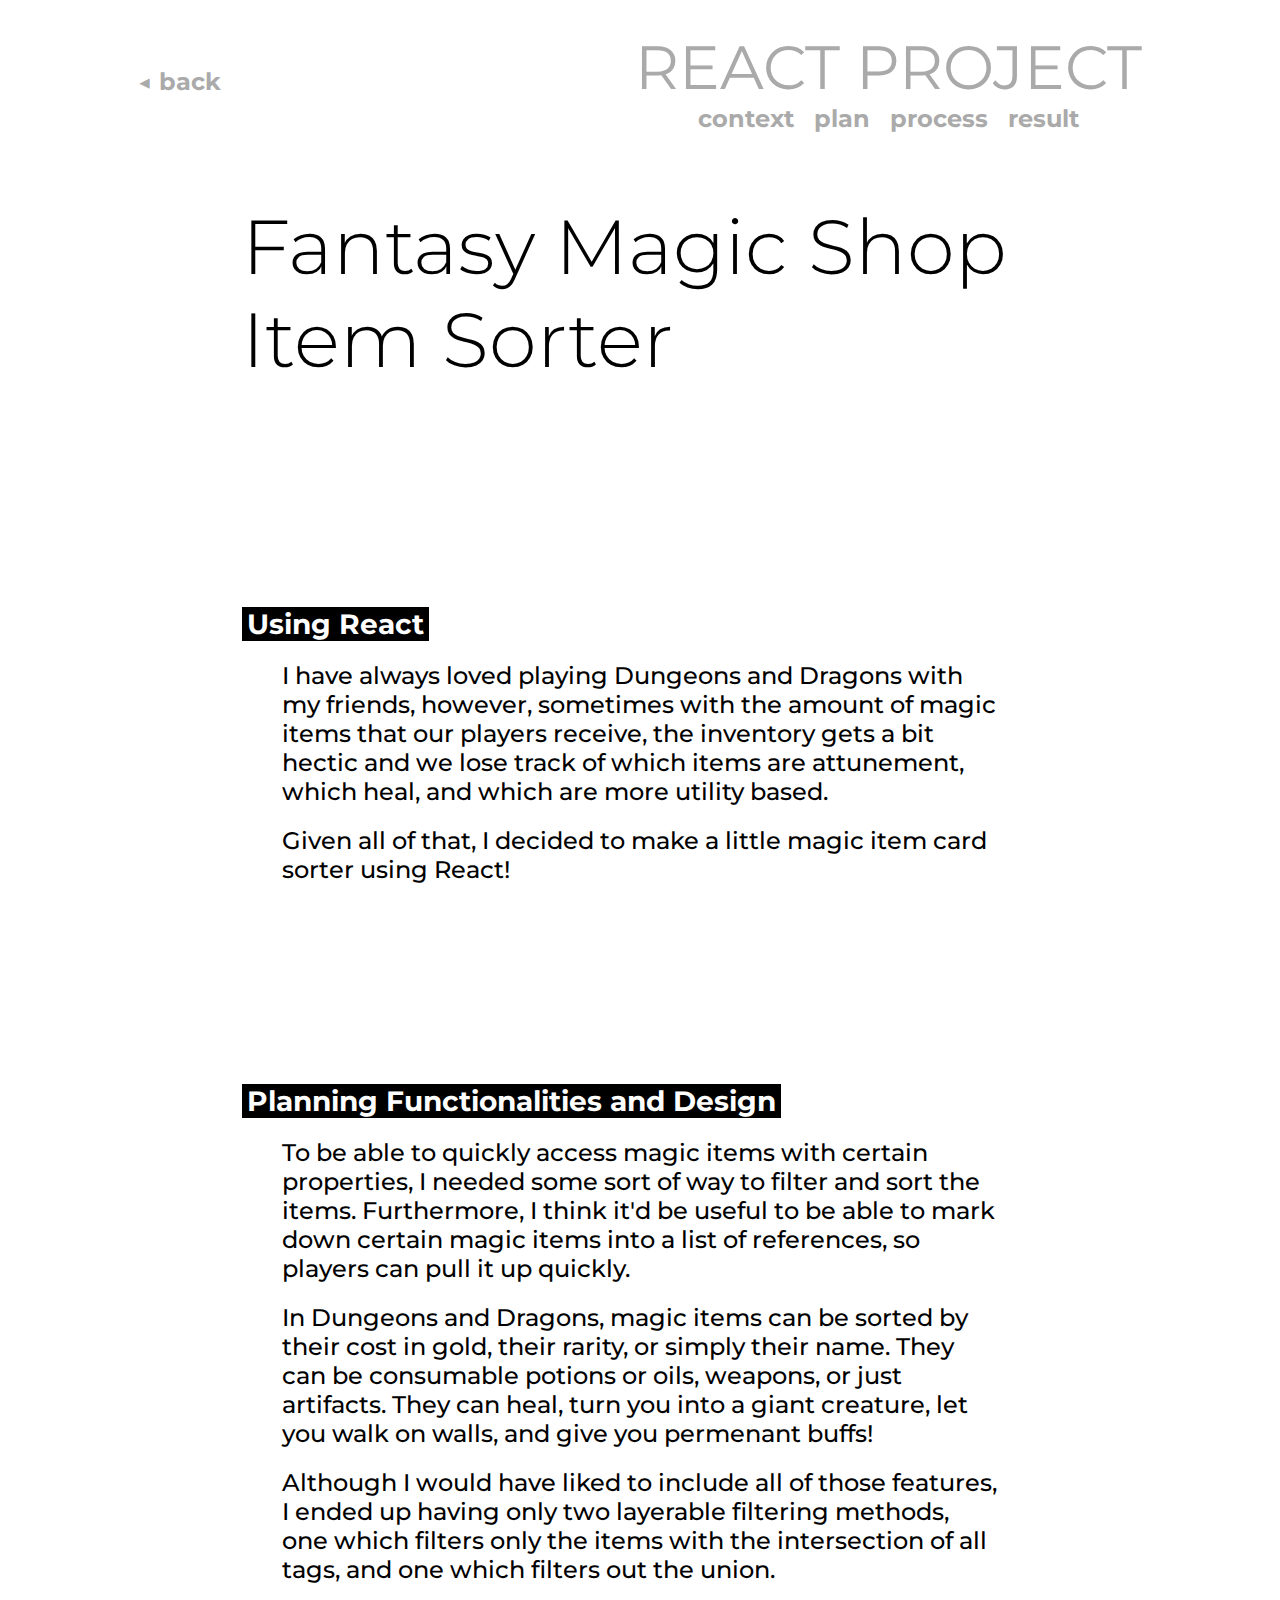
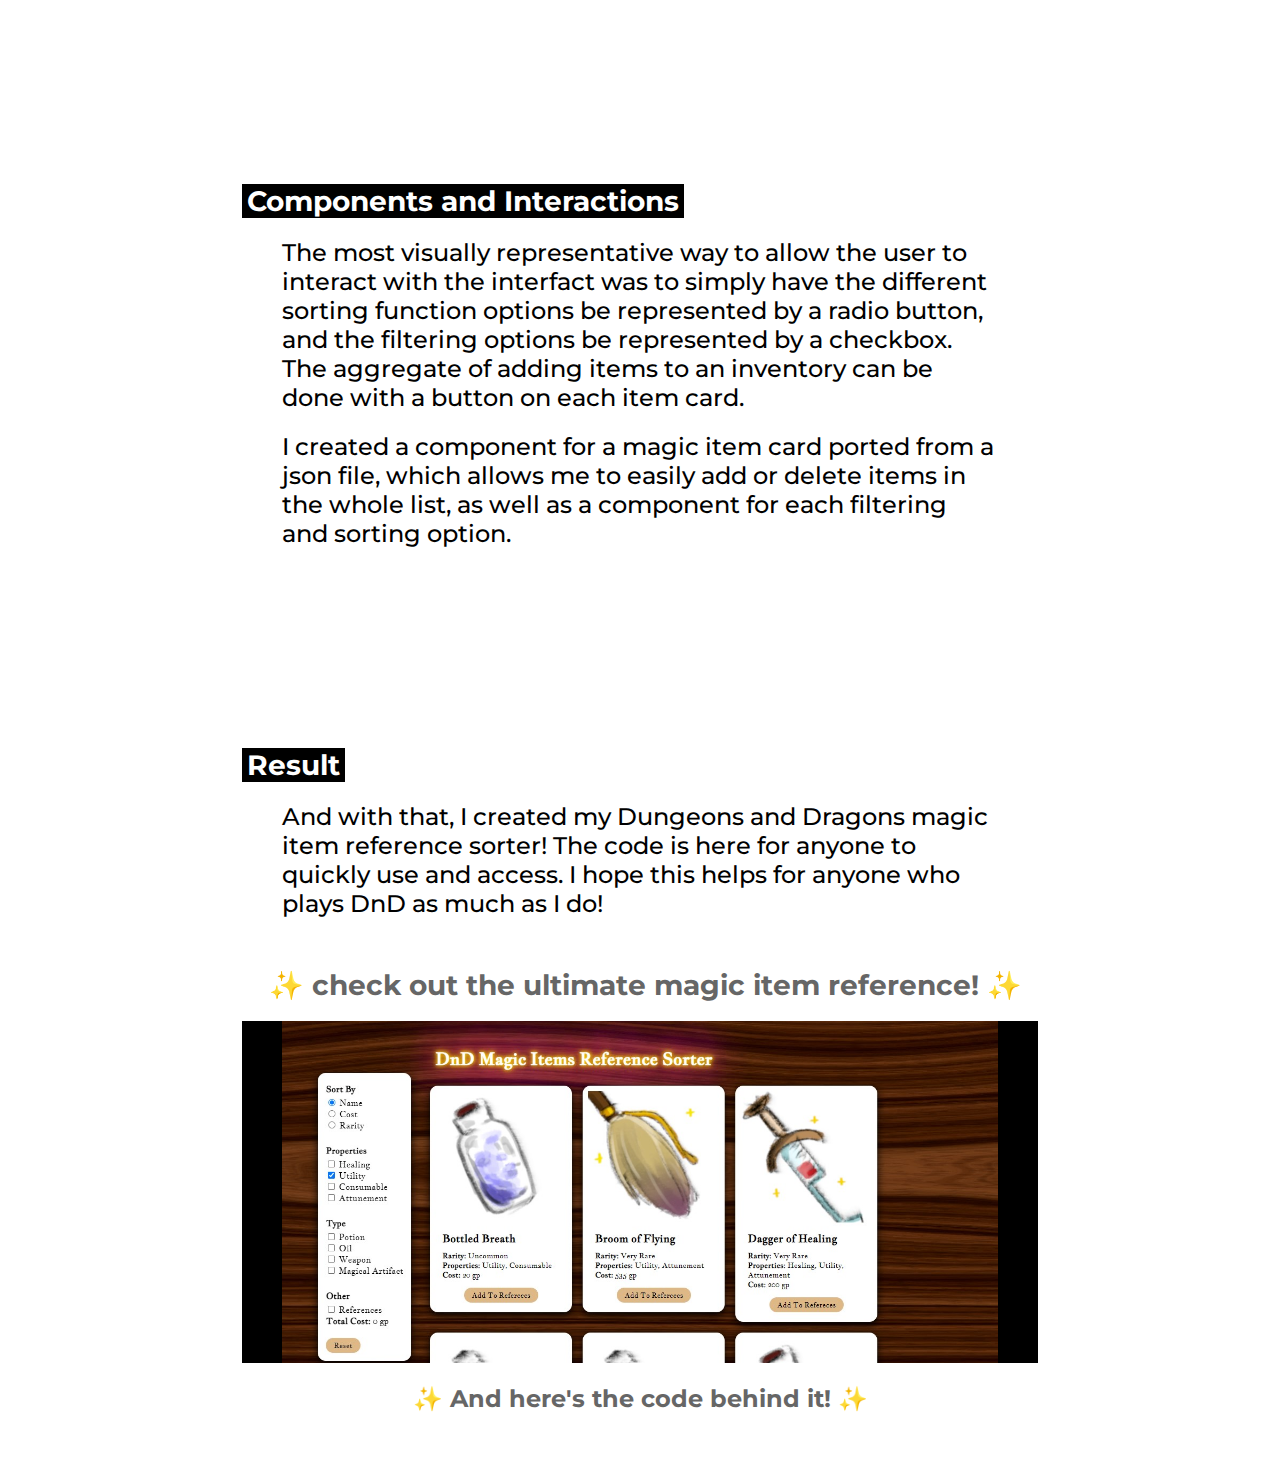
<file: projects/react.html>
!DOCTYPE html>
<html lang="en">
  <head>
    <title>YANCHI WANG</title>
    <link rel="icon" href="assets/logo.png" />
    <link rel="stylesheet" href="../style.css" />
    <link rel="preconnect" href="https://fonts.googleapis.com" />
    <link rel="preconnect" href="https://fonts.gstatic.com" crossorigin />
    <link
      href="https://fonts.googleapis.com/css2?family=Montserrat:wght@300;400;500;600&display=swap"
      rel="stylesheet"
    />
    <meta name="viewport" content="width=device-width, initial-scale=1.0" />
  </head>
  <body>
    <div id="header">
      <div class="navbar">
        <a href="../index.html#gallery-start" class="navbar-item"> ◀ back </a>
      </div>

      <div class="name">
        REACT PROJECT
        <div class="navbar">
          <a href="#context" class="navbar-item">context</a>
          <a href="#planning" class="navbar-item">plan</a>
          <a href="#process" class="navbar-item">process</a>
          <a href="#result" class="navbar-item">result</a>
        </div>
      </div>
    </div>
    <div id="main">
      <div class="main-text">
        <!-- <img src="assets/profile.jpg" alt="a drawing of myself" style="float:right; padding:0 0 20px 100px; max-width:100%; max-height: 450px;"> -->
        <h2>
          Fantasy Magic Shop <br />
          Item Sorter
        </h2>
      </div>
      <div class="main-text" id="context">
        <h3>Using React</h3>
        <p>
          I have always loved playing Dungeons and Dragons with my friends,
          however, sometimes with the amount of magic items that our players
          receive, the inventory gets a bit hectic and we lose track of which
          items are attunement, which heal, and which are more utility based.
        </p>
        <p>
          Given all of that, I decided to make a little magic item card sorter
          using React!
        </p>
      </div>
      <div class="main-text" id="planning">
        <h3>Planning Functionalities and Design</h3>
        <p>
          To be able to quickly access magic items with certain properties, I
          needed some sort of way to filter and sort the items. Furthermore, I
          think it'd be useful to be able to mark down certain magic items into
          a list of references, so players can pull it up quickly.
        </p>
        <p>
          In Dungeons and Dragons, magic items can be sorted by their cost in
          gold, their rarity, or simply their name. They can be consumable
          potions or oils, weapons, or just artifacts. They can heal, turn you
          into a giant creature, let you walk on walls, and give you permenant
          buffs!
        </p>
        <p>
          Although I would have liked to include all of those features, I ended
          up having only two layerable filtering methods, one which filters only
          the items with the intersection of all tags, and one which filters out
          the union.
        </p>
      </div>
      <div class="main-text" id="process">
        <h3>Components and Interactions</h3>
        <p>
          The most visually representative way to allow the user to interact
          with the interfact was to simply have the different sorting function
          options be represented by a radio button, and the filtering options be
          represented by a checkbox. The aggregate of adding items to an
          inventory can be done with a button on each item card.
        </p>
        <p>
          I created a component for a magic item card ported from a json file,
          which allows me to easily add or delete items in the whole list, as
          well as a component for each filtering and sorting option.
        </p>
      </div>
      <div class="main-text" id="result" style="margin-bottom: 2%">
        <h3>Result</h3>
        <p>
          And with that, I created my Dungeons and Dragons magic item reference
          sorter! The code is here for anyone to quickly use and access. I hope
          this helps for anyone who plays DnD as much as I do!
        </p>
        <h3 style="width: 100%; text-align: center; background-color: white">
          <a href="https://tiredpig002.github.io/react/" target="_blank">
            ✨ check out the ultimate magic item reference! ✨
          </a>
        </h3>
        <div>
          <img
            src="assets/dnd-item/screenshot.jpg"
            alt=""
            style="width: 90%; padding: 0 5%; background-color: black"
          />
        </div>

        <h4 style="width: 100%; background-color: white; text-align: center">
          <a href="https://github.com/tiredPig002/react" target="_blank">
            ✨ And here's the code behind it! ✨
          </a>
        </h4>
      </div>
    </div>
  </body>
</html>
</file>
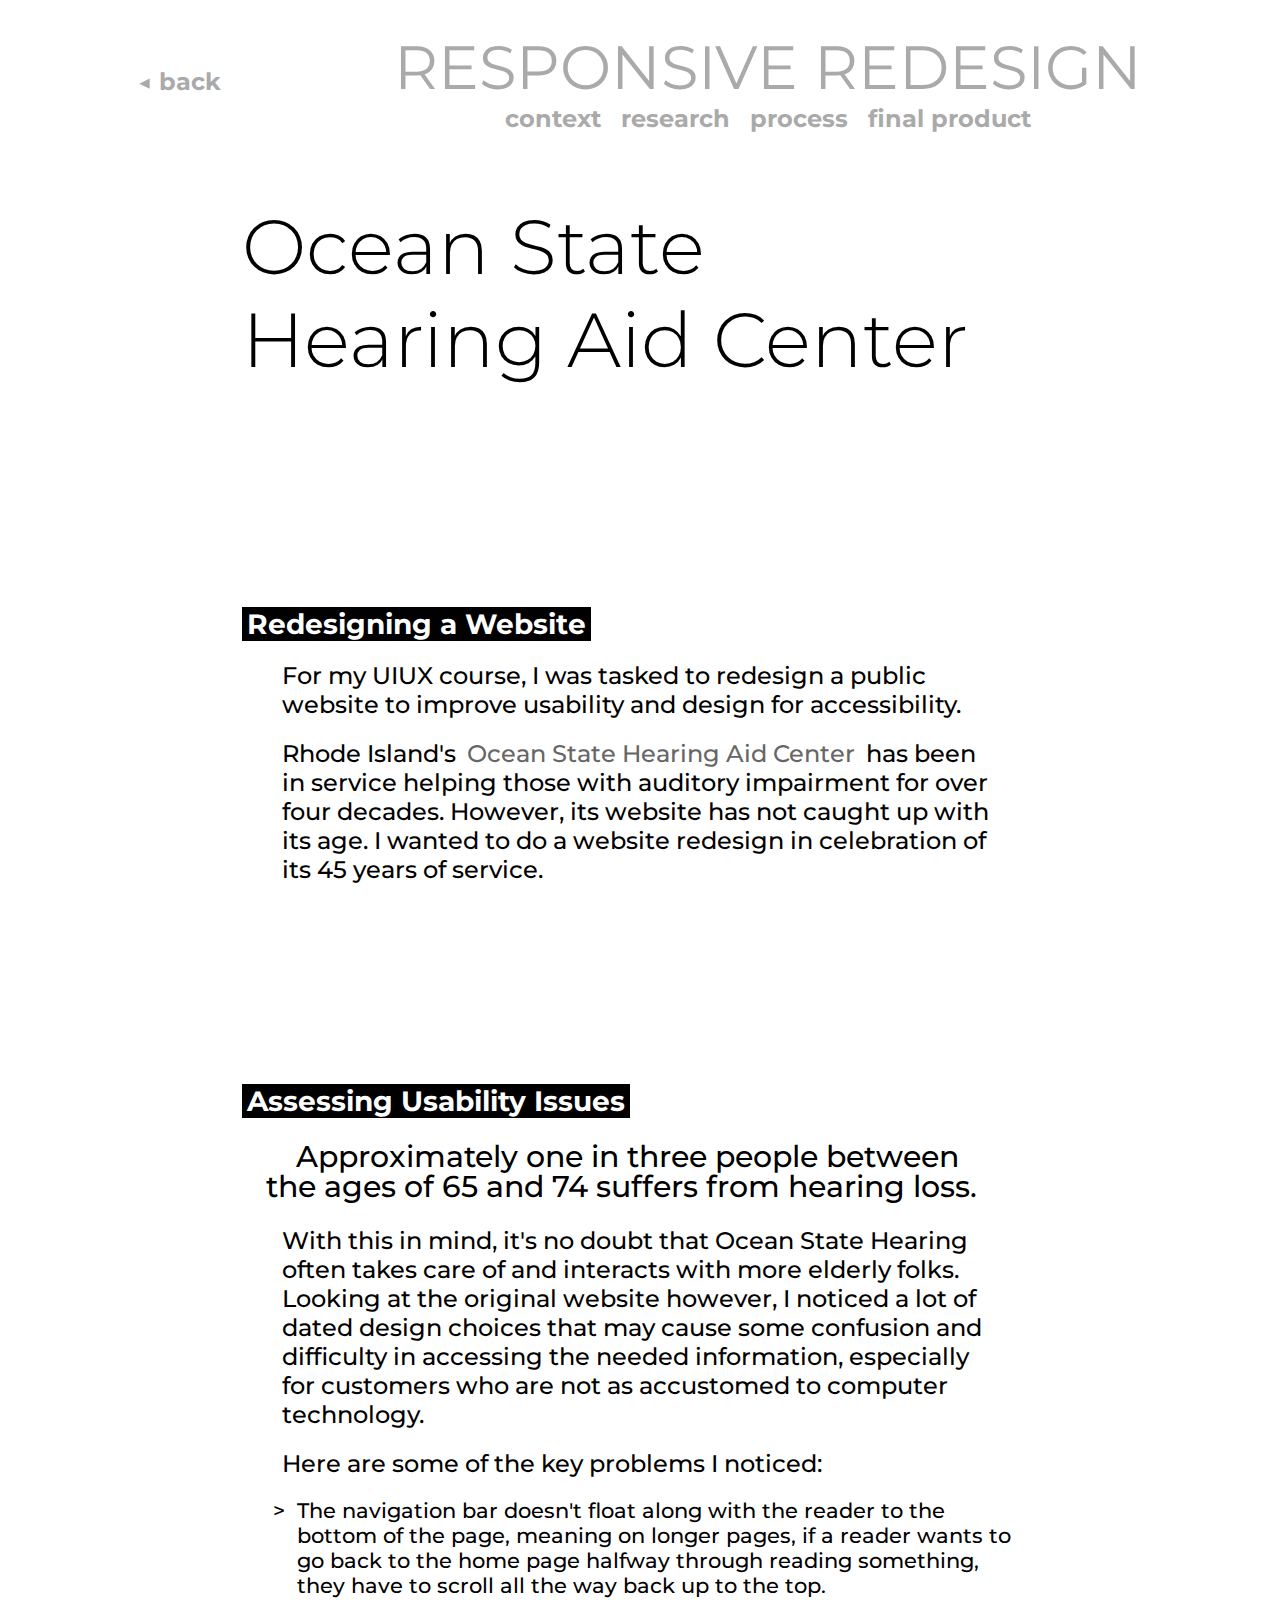
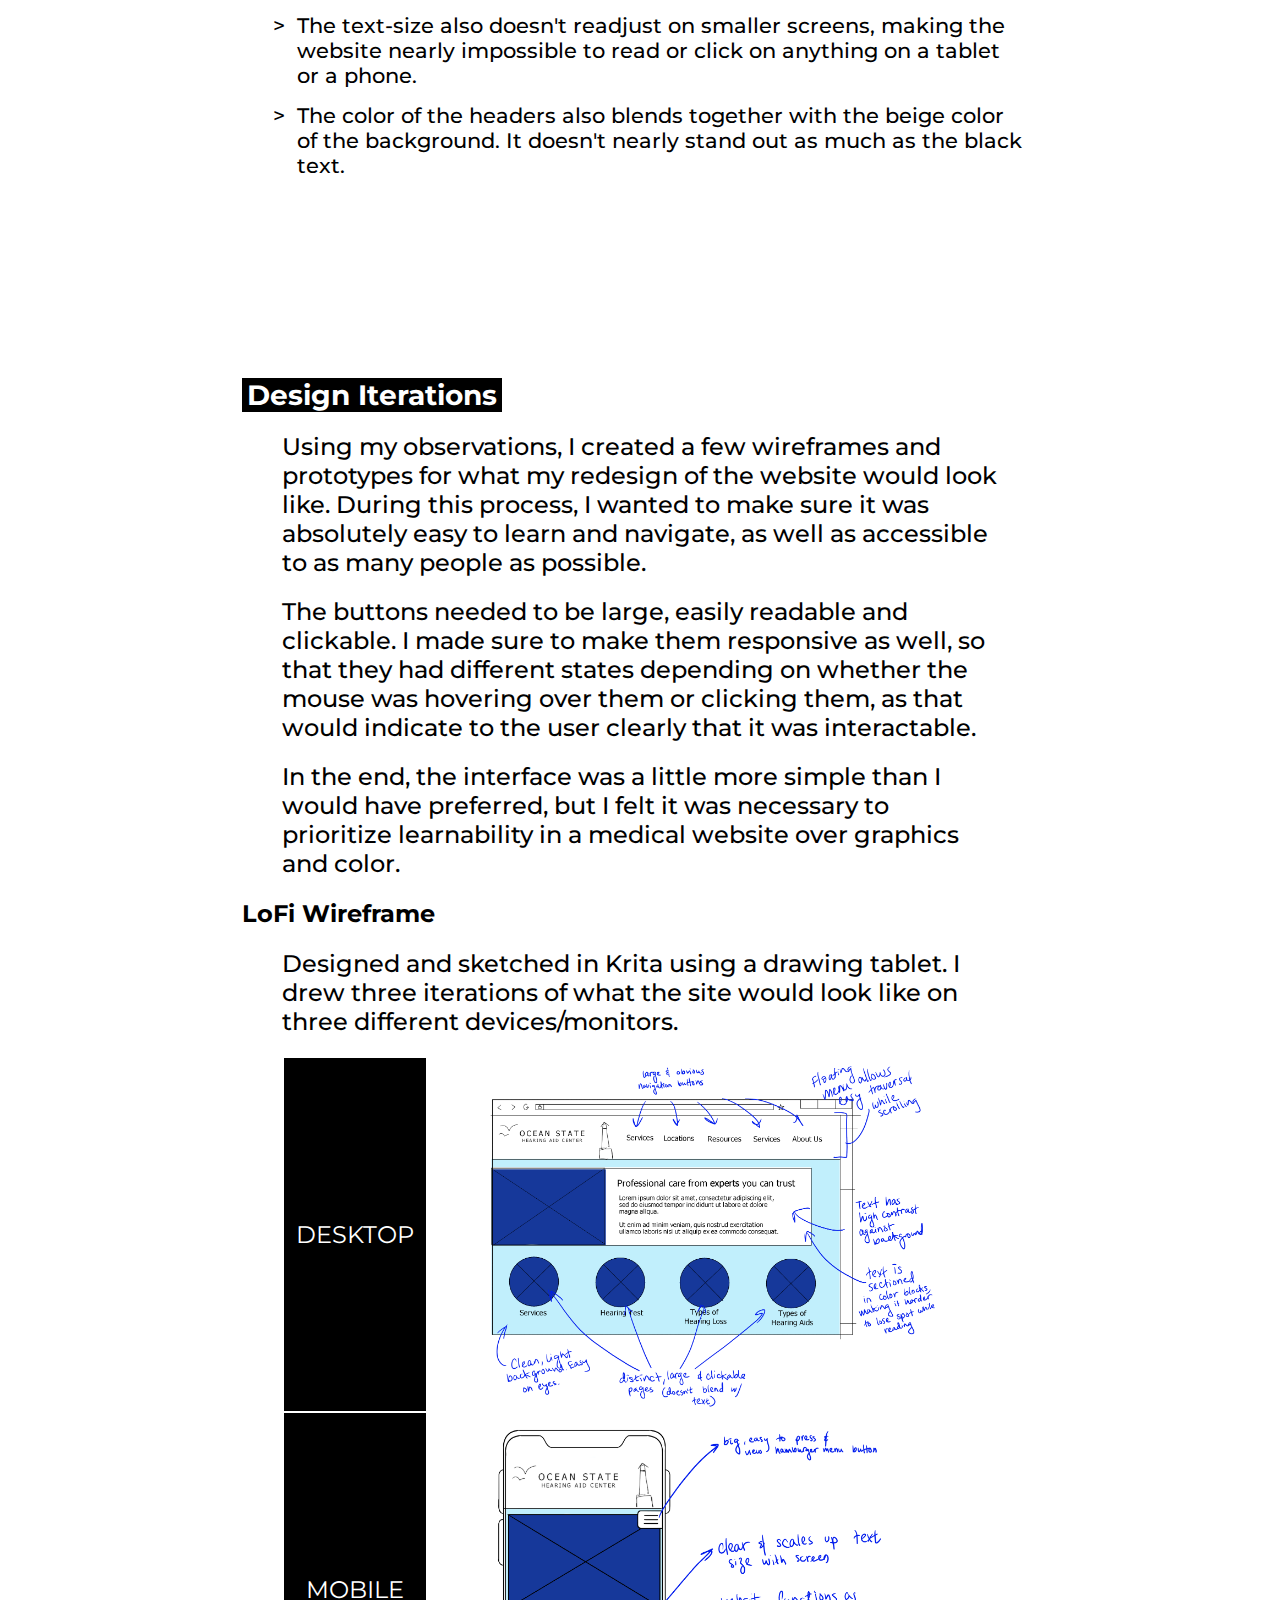
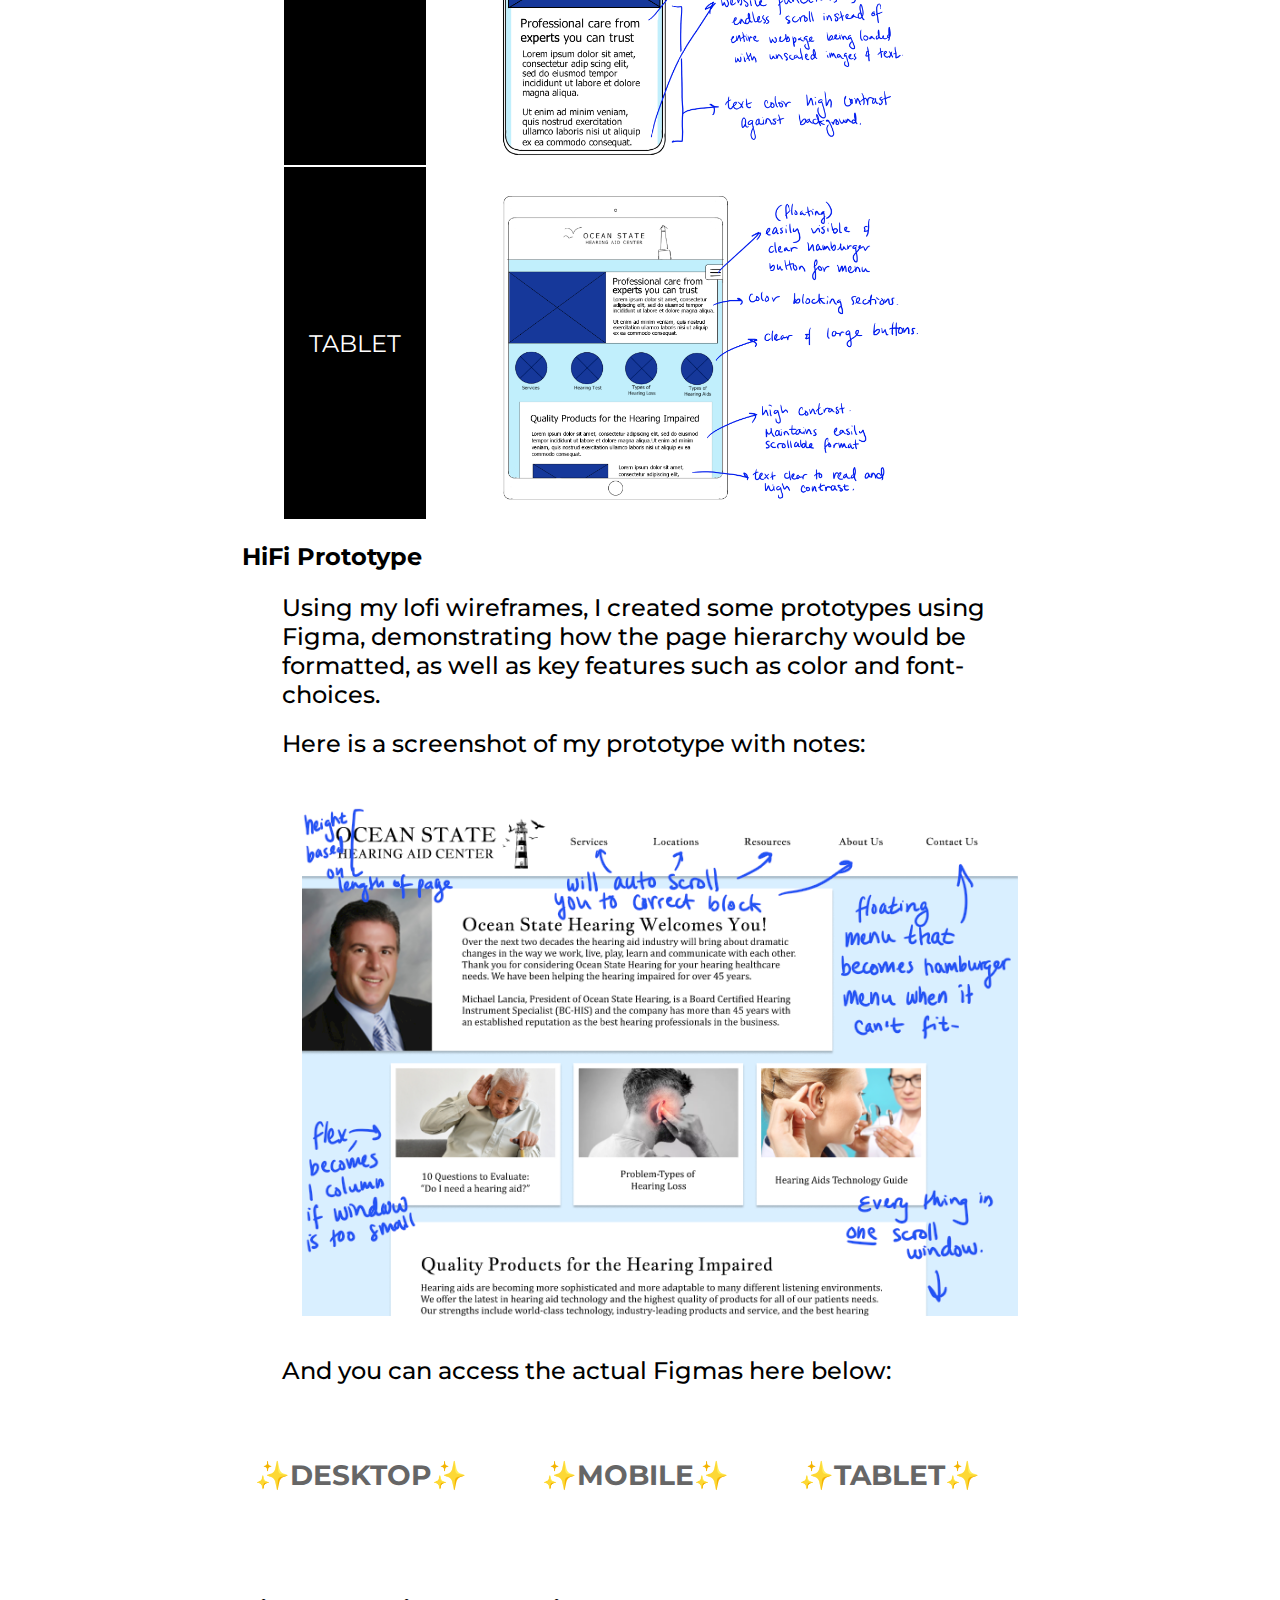
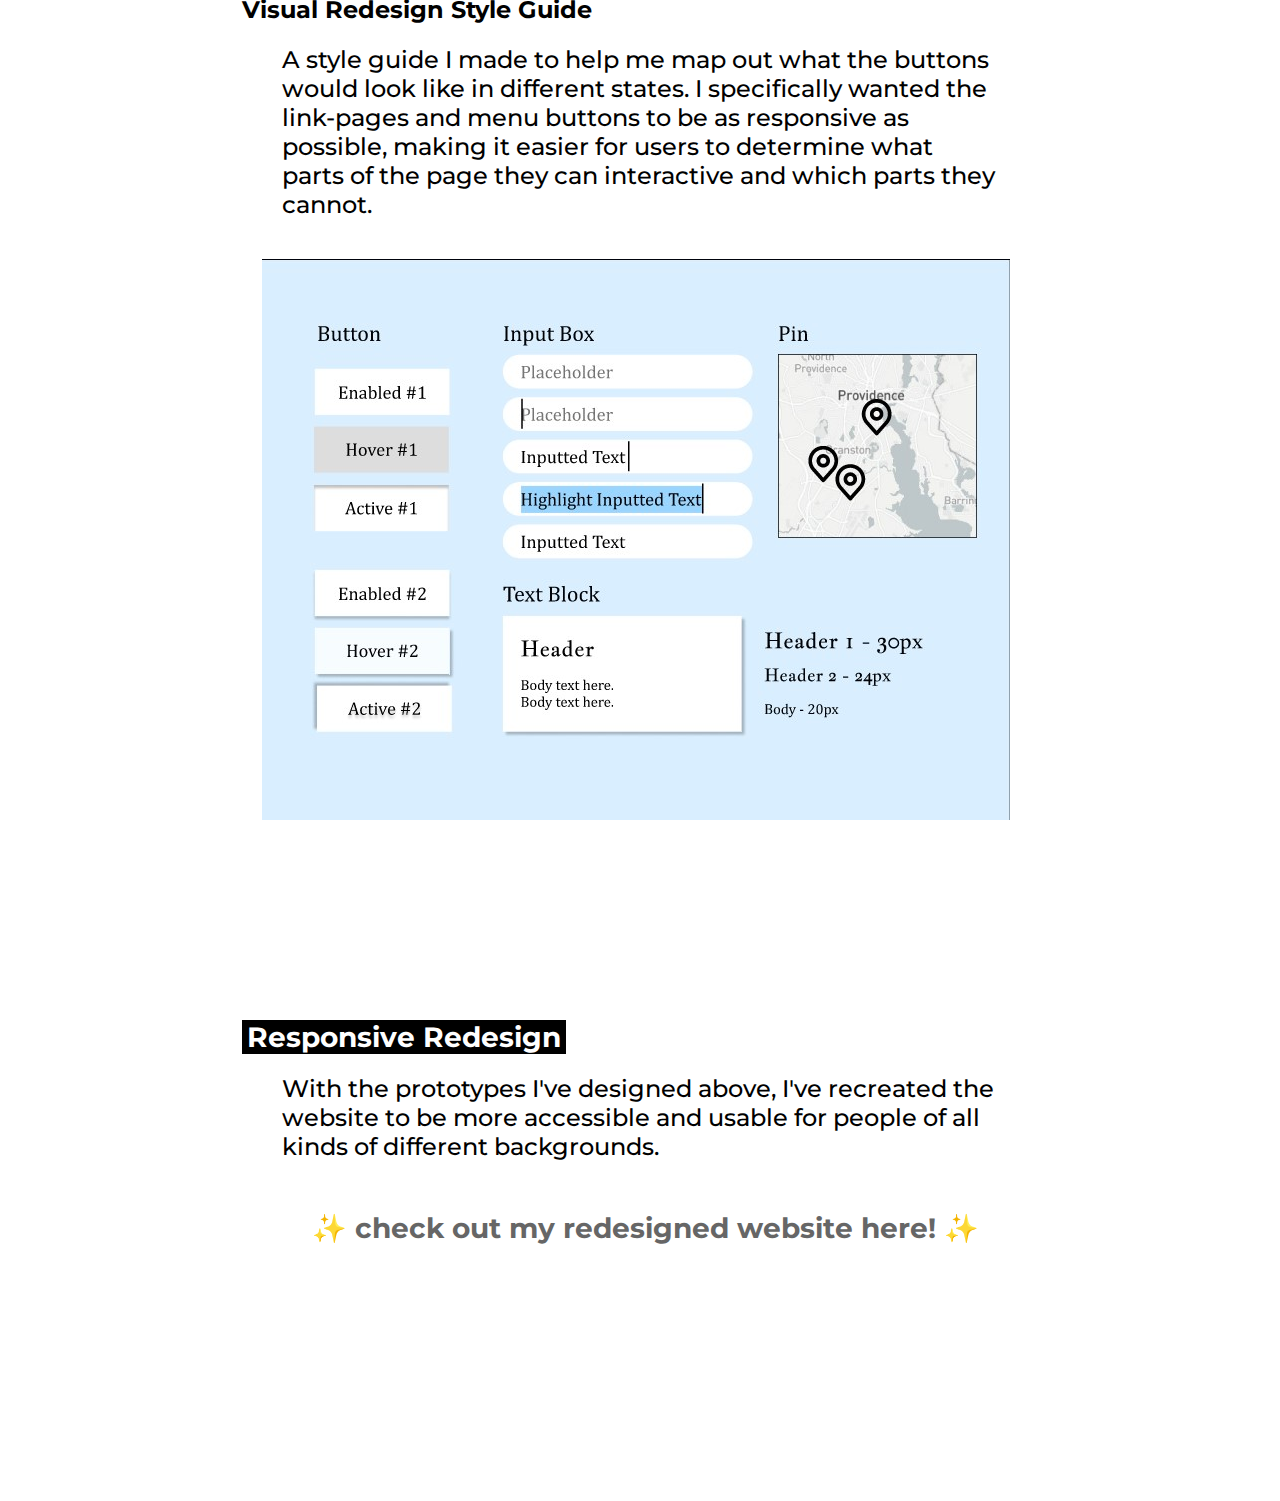
<file: projects/responsive-redesign.html>
!DOCTYPE html>
<html lang="en">
    <head>
        <title>YANCHI WANG</title>
        <link rel="icon" href = "assets/logo.png">
        <link rel="stylesheet" href="../style.css">
        <link rel="preconnect" href="https://fonts.googleapis.com">
        <link rel="preconnect" href="https://fonts.gstatic.com" crossorigin>
        <link href="https://fonts.googleapis.com/css2?family=Montserrat:wght@300;400;500;600&display=swap" rel="stylesheet">
        <meta name="viewport" content="width=device-width, initial-scale=1.0">
    </head>
    <body>
        <div id="header">
            <div class="navbar">
                <a href="../index.html#gallery-start" class="navbar-item" >
                    ◀ back
                </a>
            </div>
            
            <div class="name">
                RESPONSIVE REDESIGN
                <div class="navbar">
                    <a href="#context" class="navbar-item">context</a>
                    <a href="#research" class="navbar-item">research</a>
                    <a href="#process" class="navbar-item">process</a>
                    <a href="#final" class="navbar-item">final product</a>
                </div>
            </div>
        </div>
        <div id="main"> 
            <div class="main-text">
                <!-- <img src="assets/profile.jpg" alt="a drawing of myself" style="float:right; padding:0 0 20px 100px; max-width:100%; max-height: 450px;"> -->
                <h2>
                    Ocean State <br>
                    Hearing Aid Center 
                </h2>
            </div>
            <div class="main-text" id="context">
                <h3>Redesigning a Website </h3>
                <p>
                    For my UIUX course, I was tasked to redesign a public website to improve usability and design for accessibility.
                </p>
                <p>
                    Rhode Island's <a href="http://www.oceanstatehearing.com" target="_blank">
                    Ocean State Hearing Aid Center</a> has been in service helping those with 
                    auditory impairment for over four decades. However, its website has not 
                    caught up with its age. I wanted to do a website redesign in celebration 
                    of its 45 years of service. 
                </p>
            </div>
            <div class="main-text" id="research">
                <h3>Assessing Usability Issues</h3>
                <div class="quote">
                    &emsp;Approximately one in three people between the ages of 65 
                    and 74 suffers from hearing loss.
                </div>
                <p>
                    With this in mind, it's no doubt that Ocean State Hearing often 
                    takes care of and interacts with more elderly folks. Looking at the 
                    original website however, I noticed a lot of dated design choices that may 
                    cause some confusion and difficulty in accessing the needed information,
                    especially for customers who are not as accustomed to computer technology.
                </p>
                <p>
                    Here are some of the key problems I noticed:
                </p>
                <p>
                    <ul class="list">
                        <li>
                            The navigation bar doesn't float along with the reader 
                            to the bottom of the page, meaning on longer pages, 
                            if a reader wants to go back to the home page halfway 
                            through reading something, they have to scroll all 
                            the way back up to the top.
                        </li>
                        <li>The text-size also doesn't readjust on smaller screens, 
                            making the website nearly impossible to read or click
                             on anything on a tablet or a phone.
                        </li>
                        <li>
                            The color of the headers also blends together with 
                            the beige color of the background. It doesn't nearly 
                            stand out as much as the black text.
                        </li>
                    </ul>
                </p>
                
            </div>
            <div class="main-text" id="process">
                <h3>Design Iterations</h3>
                <p>
                    Using my observations, I created a few wireframes and prototypes for what my redesign of the website would look like. 
                    During this process, I wanted to make sure it was absolutely easy to learn and navigate,
                    as well as accessible to as many people as possible. 
                </p>
                <p>
                    The buttons needed to be large, easily readable and clickable. I made
                    sure to make them responsive as well, so that they had different states
                    depending on whether the mouse was hovering over them or clicking them,
                    as that would indicate to the user clearly that it was interactable.
                </p>
                <p>
                    In the end, the interface was a little more simple than I would have preferred, 
                    but I felt it was necessary to prioritize learnability in a medical website
                    over graphics and color.
                </p>
                <h4>LoFi Wireframe</h4>
                <p>
                    Designed and sketched in Krita using a drawing tablet. I drew
                    three iterations of what the site would look like on three different
                    devices/monitors.
                </p>
                <table style="text-align:center; width:90%; margin: 0 5%;">
                    <tr>
                        <td class="emph" style="width:20%">DESKTOP</td>
                        <td><img src="assets/ocean-state/wireframe-desktop.png" alt="" style="width:80%"></td>
                    </tr>
                    <tr>
                        <td class="emph">MOBILE</td>
                        <td><img src="assets/ocean-state/wireframe-mobile.png" alt="" style="max-width:80%"></td>
                        
                    </tr>
                    <tr>
                        <td class="emph">TABLET</td>
                        <td><img src="assets/ocean-state/wireframe-tablet.png" alt="" style="max-width:80%"></td>
                    </tr>
                </table>
                    <!-- <div id="gallery" style="width:80%;">
                        <div class="gallery-item">
                            <img src="assets/ocean-state/wireframe-desktop.png" alt="" style="float:left;margin-right:2%;">
                            <div class="item-description">
                                <h1>Desktop</h1>
                            </div>
                        </div>
                        <div class="gallery-item">
                            <img src="assets/ocean-state/wireframe-mobile.png" alt="" style="float:left; margin-right:2%;">
                            <div class="item-description">
                                <h1>Mobile</h1>
                            </div>
                        </div>
                        <div class="gallery-item">
                            <img src="assets/ocean-state/wireframe-tablet.png" alt="" style="float:left; margin-right:2%;">
                            <div class="item-description">
                                <h1>Tablet</h1>
                            </div>
                        </div>
                    </div> -->
                <h4>HiFi Prototype</h4>
                <p>
                    Using my lofi wireframes, I created some prototypes using Figma, 
                    demonstrating how the page 
                    hierarchy would be formatted, as well as key features such as 
                    color and font-choices. 
                </p>
                <p>
                    Here is a screenshot of my prototype with notes: <br> <br>
                    <img src="assets/ocean-state/hifi-annotated.png" alt="" style="padding:20px;max-width:100%">
                </p>
                <p>
                    And you can access the actual Figmas here below:
                </p>
                <table style="width:100%; text-align:center; ">
                    <tr>
                        <td><h3 style="background-color:white"><a href="https://www.figma.com/proto/eX7uAsMvQDOLKSTuZDXCuE/Ocean-State-Redesign?page-id=0%3A1&node-id=1%3A3&viewport=481%2C320%2C0.51&scaling=scale-down&starting-point-node-id=1%3A3" target="_blank">
                            ✨DESKTOP✨
                        </a></h3></td>
                        <td><h3 style="background-color:white"><a href="https://www.figma.com/proto/eX7uAsMvQDOLKSTuZDXCuE/Ocean-State-Redesign?page-id=12%3A51&node-id=11%3A78&viewport=-474%2C272%2C0.64&scaling=scale-down&starting-point-node-id=11%3A78" target="_blank">
                            ✨MOBILE✨
                        </a></h3></td>
                        <td><h3 style="background-color:white"><a href="https://www.figma.com/proto/eX7uAsMvQDOLKSTuZDXCuE/Ocean-State-Redesign?page-id=12%3A208&node-id=17%3A211&viewport=302%2C189%2C0.49&scaling=scale-down&starting-point-node-id=17%3A211" target="_blank">
                            ✨TABLET✨
                        </a></h3></td>
                    </tr>
                </table>
                <br><br>

                <h4>Visual Redesign Style Guide</h4>
                <p>
                    A style guide I made to help me map out what the buttons would look like 
                    in different states. I specifically wanted the link-pages and menu buttons 
                    to be as responsive as possible, making it easier for users to determine 
                    what parts of the page they can interactive and which parts they cannot. 
                </p>
                <img src="assets/ocean-state/ui-style-guide.jpg"  alt="" style="padding:20px;max-width:100%">

            </div>
            <div class="main-text" id="final" style="margin-bottom: 20%;">
                <h3>Responsive Redesign</h3>
                <p>
                    With the prototypes I've designed above, I've recreated the 
                    website to be more accessible and usable for 
                    people of all kinds of different backgrounds.
                </p>
                <h3 style="width:100%; background-color:white; text-align: center;">
                    <a href="https://tiredpig002.github.io/redesigned-website/" target="_blank">
                        ✨ check out my redesigned website here! ✨
                    </a>
                </h3>
            </div>
        </div>
    </body>
</html>
</file>
<file: style.css>
html {
    scroll-behavior: smooth;
}
body{
	background-color: white;
	font-size-adjust: 0.80;
    font-family: 'Montserrat', sans-serif;
    animation: fadeInAnimation ease 1s;
    animation-iteration-count: 1;
    animation-fill-mode: forwards;
}
@keyframes fadeInAnimation {
    0% {
        opacity: 0;
    }
    100% {
        opacity: 1;
    }
}
h1{
    font-size:20px;
}
h2{
    font-weight:300;
    font-size: 50px;
}
h3{
    color:white;
    margin-top: 50px;
    background-color: black;
    width:fit-content;
    padding: 0 5px;
}
p {
    margin: 20px 40px;
    font-weight: 500;
    font-size: 16px;
}
ul {
    list-style: outside;
    list-style-type: ">  ";
}
ul li{
    margin: 15px;
    font-weight: 500;
    font-size: 14px;
}
a {
    padding: 0 5px;
    background-color: white;
    text-decoration: none;
    color: #666666;
    transition: all 0.2s;
}
a:hover{
    color: white;
    background-color: black;
}
#header{
    height: fit-content;
    width: 80%;
    text-align: center;
    padding: 5px 10%;
    font-size:40px;
    background-color: white;
    position:fixed;
	top:0;
	left:0;
    display: flex;
    align-items: center;
    justify-content: space-between;
    flex-flow: row wrap;
}
.name{
    padding: 25px 10px;
    float:left;
    color: #AAAAAA;
    text-decoration: none;
    background-color: white;
}
.name:hover{
    color:black;
    background-color: white;
}
.navbar{
    display: flex;
    flex-flow: row nowrap;
    align-items: center;
    justify-content: center;
}
.navbar-item{
    justify-self: stretch;
    width: fit-content;
	color: #AAAAAA;    
	text-align: center;
    padding: 0 10px;
	font-size: 16px;
    font-weight: bold;
    overflow: hidden;
	text-overflow: ellipsis;
}
.navbar-item:link{
    text-decoration: none;
}
.navbar-item:hover{
    font-weight: bold;
    color:white;
}
#main{
    margin: 0 5%;
}
.main-text{
    height: fit-content;
    padding: 120px 15% 10px;
    /* margin: 300px 15%; */
}
#gallery{
    width: 100%;
    display: flex; 
    flex-flow: row wrap;
    justify-content: center;
    align-items: center;
    row-gap: 10px;
    column-gap: 10px;
}
.gallery-item{
    width: 600px;
    height: 250px;
    text-align: center;
    font-weight: 300;
    font-size: 12px;
    text-align: left;
    text-decoration: none;
    overflow: hidden;
    text-overflow: ellipsis;
    color:white;

    display:flex;
}
.gallery-item:hover{
    box-shadow: 0px 6px 6px rgba(0, 0, 0, 0.50);
    color: black;
}
.gallery-item img{
    object-fit:cover;
    width:400px;
    max-height: fit-content;
    overflow:hidden;
}
.gallery-item::after{
    content: "";
    clear: both;
    display: table;
}
.item-description{
    width: 200px;
    padding: 10px;
    text-align: left;
    font-size: 16px;
    font-weight:500;
    padding: 0 4%;

    display: flex;
    flex-flow: column nowrap;
    justify-content: center;
}
.emph{
    background-color: black;
    color:white;
    padding: 0 1.5%;
}
#about-me::after{
    content: "";
    clear: both;
    display: table;
}
.quote {
    font-size:20px; 
    line-height:30px;
    margin: 3%;
    font-weight: 500;
}
/* img:hover{
    box-shadow: 0px 6px 16px black;
} */
/* #footer{
    height:20px;
    width:100%;
    text-align: center; } */
</file>
